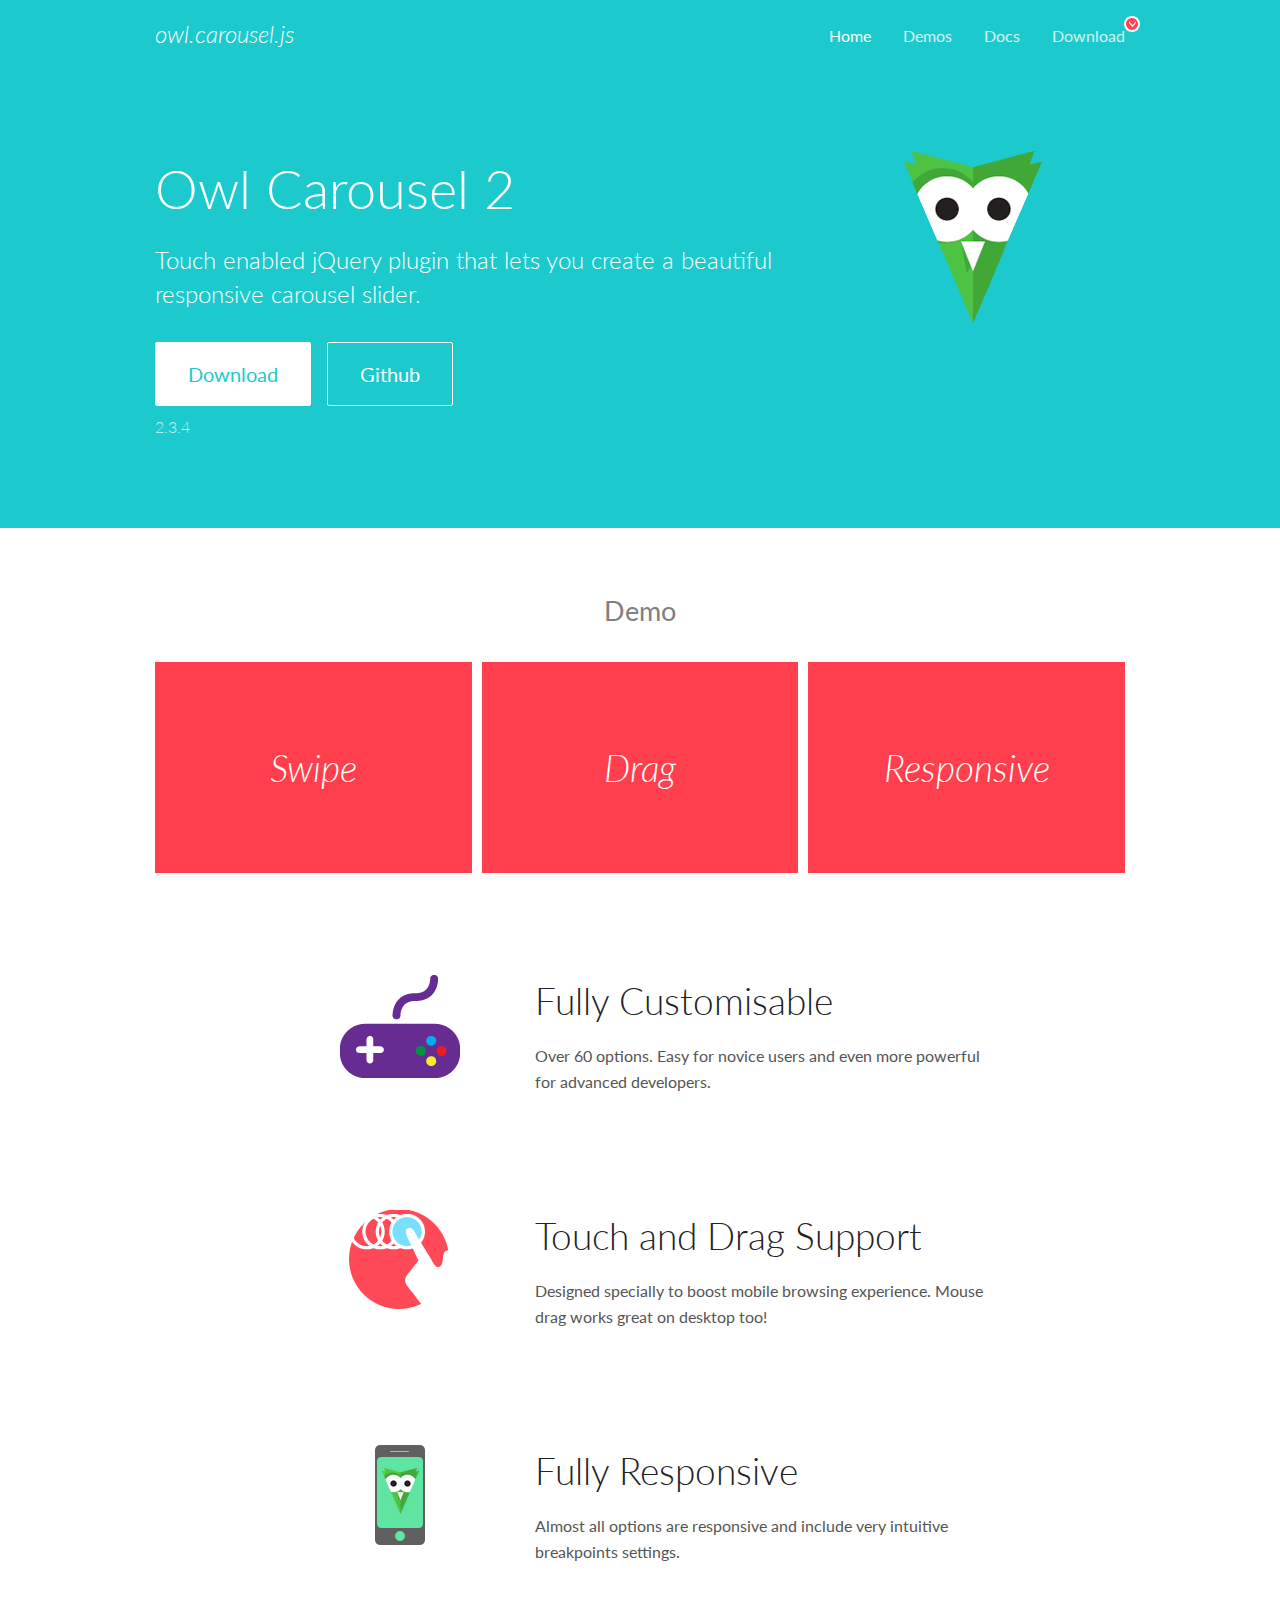
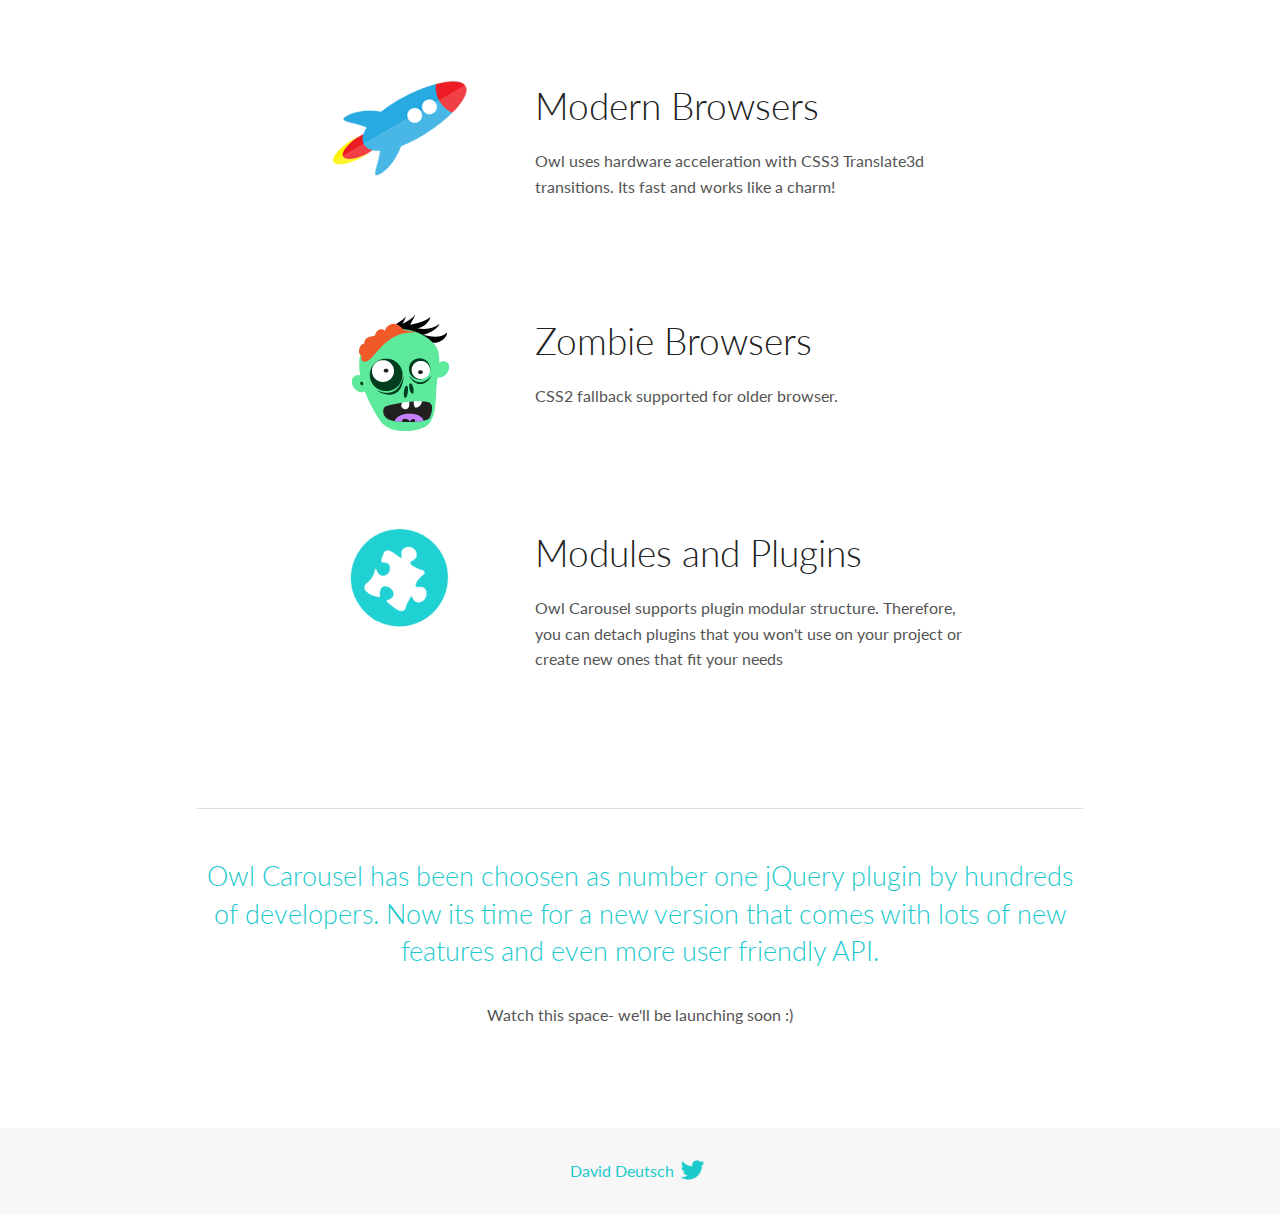
<file: lib/owlCarousel/docs/index.html>
<!DOCTYPE html>
<html lang="en">
  <head>

    <!-- head -->
    <meta charset="utf-8">
    <meta name="msapplication-tap-highlight" content="no" />
    <meta name="viewport" content="width=device-width, initial-scale=1.0" />
    <meta name="description" content="Touch enabled jQuery plugin that lets you create beautiful responsive carousel slider.">
    <meta name="author" content="David Deutsch">
    <title>
      Home | Owl Carousel | 2.3.4
    </title>

    <!-- Stylesheets -->
    <link href='https://fonts.googleapis.com/css?family=Lato:300,400,700,400italic,300italic' rel='stylesheet' type='text/css'>
    <link rel="stylesheet" href="assets/css/docs.theme.min.css">

    <!-- Owl Stylesheets -->
    <link rel="stylesheet" href="assets/owlcarousel/assets/owl.carousel.min.css">
    <link rel="stylesheet" href="assets/owlcarousel/assets/owl.theme.default.min.css">

    <!-- HTML5 shim and Respond.js IE8 support of HTML5 elements and media queries -->

    <!--[if lt IE 9]>
      <script src="https://oss.maxcdn.com/libs/html5shiv/3.7.0/html5shiv.js"></script>
      <script src="https://oss.maxcdn.com/libs/respond.js/1.3.0/respond.min.js"></script>
    <![endif]-->

    <!-- Favicons -->
    <link rel="apple-touch-icon-precomposed" sizes="144x144" href="assets/ico/apple-touch-icon-144-precomposed.png">
    <link rel="shortcut icon" href="assets/ico/favicon.png">
    <link rel="shortcut icon" href="favicon.ico">

    <!-- Yeah i know js should not be in header. Its required for demos.-->

    <!-- javascript -->
    <script src="assets/vendors/jquery.min.js"></script>
    <script src="assets/owlcarousel/owl.carousel.js"></script>
  </head>
  <body>

    <!-- header -->
    <header class="header">
      <div class="row">
        <div class="large-12 columns">
          <div class="brand left">
            <h3>
              <a href="/OwlCarousel2/">owl.carousel.js</a> 
            </h3>
          </div>
          <a id="toggle-nav" class="right">
            <span></span> <span></span> <span></span> 
          </a> 
          <div class="nav-bar">
            <ul class="clearfix">
              <li class="active">
                <a href="/OwlCarousel2/index.html">Home</a> 
              </li>
              <li> <a href="/OwlCarousel2/demos/demos.html">Demos</a>  </li>
              <li> <a href="/OwlCarousel2/docs/started-welcome.html">Docs</a>  </li>
              <li>
                <a href="https://github.com/OwlCarousel2/OwlCarousel2/archive/2.3.4.zip">Download</a> 
                <span class="download"></span> 
              </li>
            </ul>
          </div>
        </div>
      </div>
    </header>

    <!-- home panel -->
    <section id="hero">
      <div class="row">
        <div class="large-8 medium-8 columns">
          <h1>Owl Carousel 2</h1>
          <h4>Touch enabled jQuery plugin that lets you create a beautiful responsive carousel slider.</h4>
          <a href="https://github.com/OwlCarousel2/OwlCarousel2/archive/2.3.4.zip" class="hero-button">Download</a> 
          <a href="https://github.com/OwlCarousel2/OwlCarousel2" class="hero-button outline">Github</a> 
          <p>2.3.4</p>
        </div>
        <div class="large-4 medium-4 columns">
          <img class="owl-logo" src="assets/img/owl-logo.png" alt="mr. Owl">
        </div>
      </div>
    </section>

    <!-- body -->
    <div class="home-demo">
      <div class="row">
        <div class="large-12 columns">
          <h3>Demo</h3>
          <div class="owl-carousel">
            <div class="item">
              <h2>Swipe</h2>
            </div>
            <div class="item">
              <h2>Drag</h2>
            </div>
            <div class="item">
              <h2>Responsive</h2>
            </div>
            <div class="item">
              <h2>CSS3</h2>
            </div>
            <div class="item">
              <h2>Fast</h2>
            </div>
            <div class="item">
              <h2>Easy</h2>
            </div>
            <div class="item">
              <h2>Free</h2>
            </div>
            <div class="item">
              <h2>Upgradable</h2>
            </div>
            <div class="item">
              <h2>Tons of options</h2>
            </div>
            <div class="item">
              <h2>Infinity</h2>
            </div>
            <div class="item">
              <h2>Auto Width</h2>
            </div>
          </div>
        </div>
      </div>
    </div>
    <script>
      var owl = $('.owl-carousel');
      owl.owlCarousel({
        margin: 10,
        loop: true,
        responsive: {
          0: {
            items: 1
          },
          600: {
            items: 2
          },
          1000: {
            items: 3
          }
        }
      })
    </script>

    <!-- features -->
    <div id="features">
      <div class="row">
        <div class="small-12 medium-9 small-centered columns">
          <section class="row feature">
            <div class="medium-4 small-12 columns">
              <img src="assets/img/feature-options.png" alt="">
            </div>
            <div class="medium-8 small-12 columns">
              <h2>Fully Customisable</h2>
              <p>Over 60 options. Easy for novice users and even more powerful for advanced developers.</p>
            </div>
          </section>
          <section class="row feature">
            <div class="medium-4 small-12 columns">
              <img src="assets/img/feature-drag.png" alt="">
            </div>
            <div class="medium-8 small-12 columns">
              <h2>Touch and Drag Support</h2>
              <p>Designed specially to boost mobile browsing experience. Mouse drag works great on desktop too!</p>
            </div>
          </section>
          <section class="row feature">
            <div class="medium-4 small-12 columns">
              <img src="assets/img/feature-responsive.png" alt="">
            </div>
            <div class="medium-8 small-12 columns">
              <h2>Fully Responsive</h2>
              <p>Almost all options are responsive and include very intuitive breakpoints settings.</p>
            </div>
          </section>
          <section class="row feature">
            <div class="medium-4 small-12 columns">
              <img src="assets/img/feature-modern.png" alt="">
            </div>
            <div class="medium-8 small-12 columns">
              <h2>Modern Browsers</h2>
              <p>Owl uses hardware acceleration with CSS3 Translate3d transitions. Its fast and works like a charm! </p>
            </div>
          </section>
          <section class="row feature">
            <div class="medium-4 small-12 columns">
              <img src="assets/img/feature-zombie.png" alt="">
            </div>
            <div class="medium-8 small-12 columns">
              <h2>Zombie Browsers</h2>
              <p>CSS2 fallback supported for older browser.</p>
            </div>
          </section>
          <section class="row feature">
            <div class="medium-4 small-12 columns">
              <img src="assets/img/feature-module.png" alt="">
            </div>
            <div class="medium-8 small-12 columns">
              <h2>Modules and Plugins</h2>
              <p>Owl Carousel supports plugin modular structure. Therefore, you can detach plugins that you won&#x27;t use on your project or create new ones that fit your needs</p>
            </div>
          </section>
        </div>
      </div>
    </div>

    <!-- footer -->
    <section id="teaser-text">
      <div class="row">
        <div class="small-12 medium-11 small-centered columns">
          <hr>
          <h3 id="owl-carousel-has-been-choosen-as-number-one-jquery-plugin-by-hundreds-of-developers-now-its-time-for-a-new-version-that-comes-with-lots-of-new-features-and-even-more-user-friendly-api-">Owl Carousel has been choosen as number one jQuery plugin by hundreds of developers. Now its time for a new version that comes with lots of new features and even more user friendly API.</h3>
          <p>Watch this space- we&#39;ll be launching soon :)</p>
        </div>
      </div>
    </section>

    <!-- footer -->
    <footer class="footer">
      <div class="row">
        <div class="large-12 columns">
          <h5>
            <a href="/OwlCarousel2/docs/support-contact.html">David Deutsch</a> 
            <a id="custom-tweet-button" href="https://twitter.com/share?url=https://github.com/OwlCarousel2/OwlCarousel2&text=Owl Carousel - This is so awesome! " target="_blank"></a> 
          </h5>
        </div>
      </div>
    </footer>

    <!-- vendors -->
    <script src="assets/vendors/highlight.js"></script>
    <script src="assets/js/app.js"></script>
  </body>
</html>
</file>
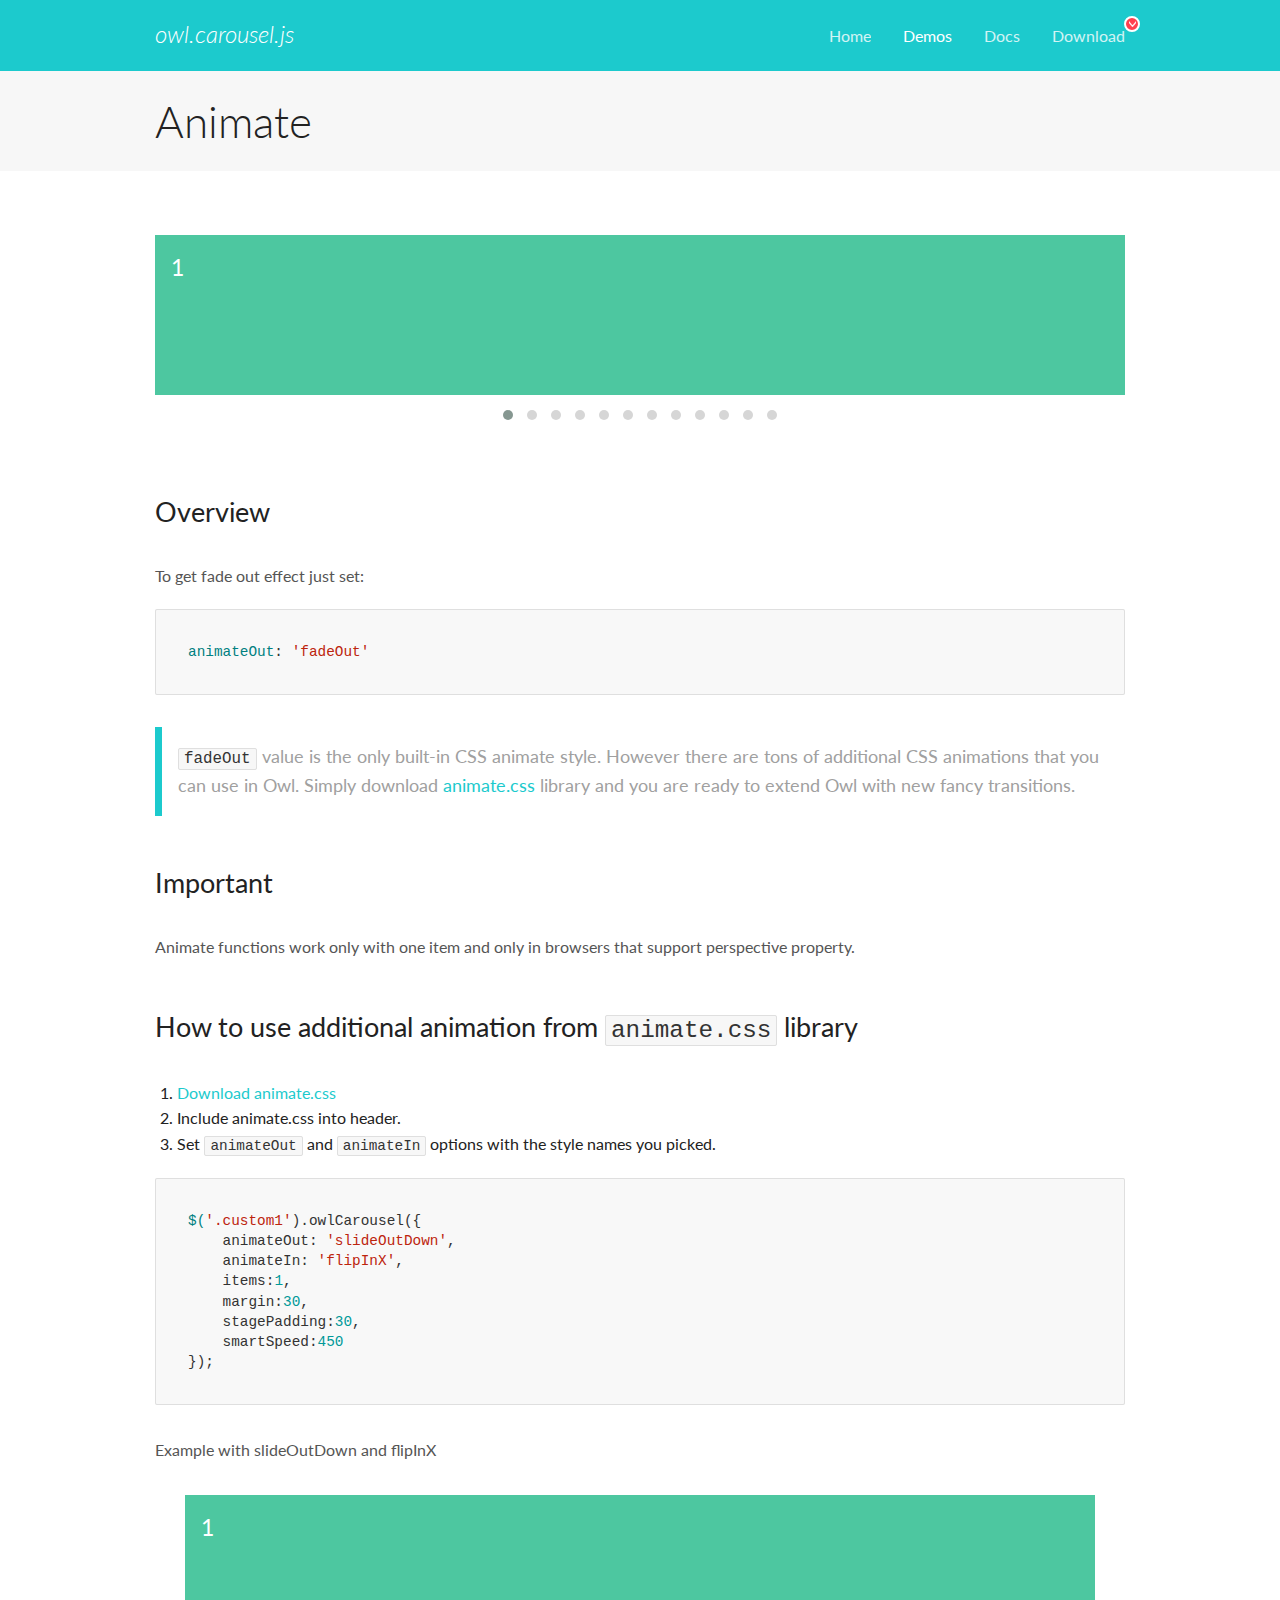
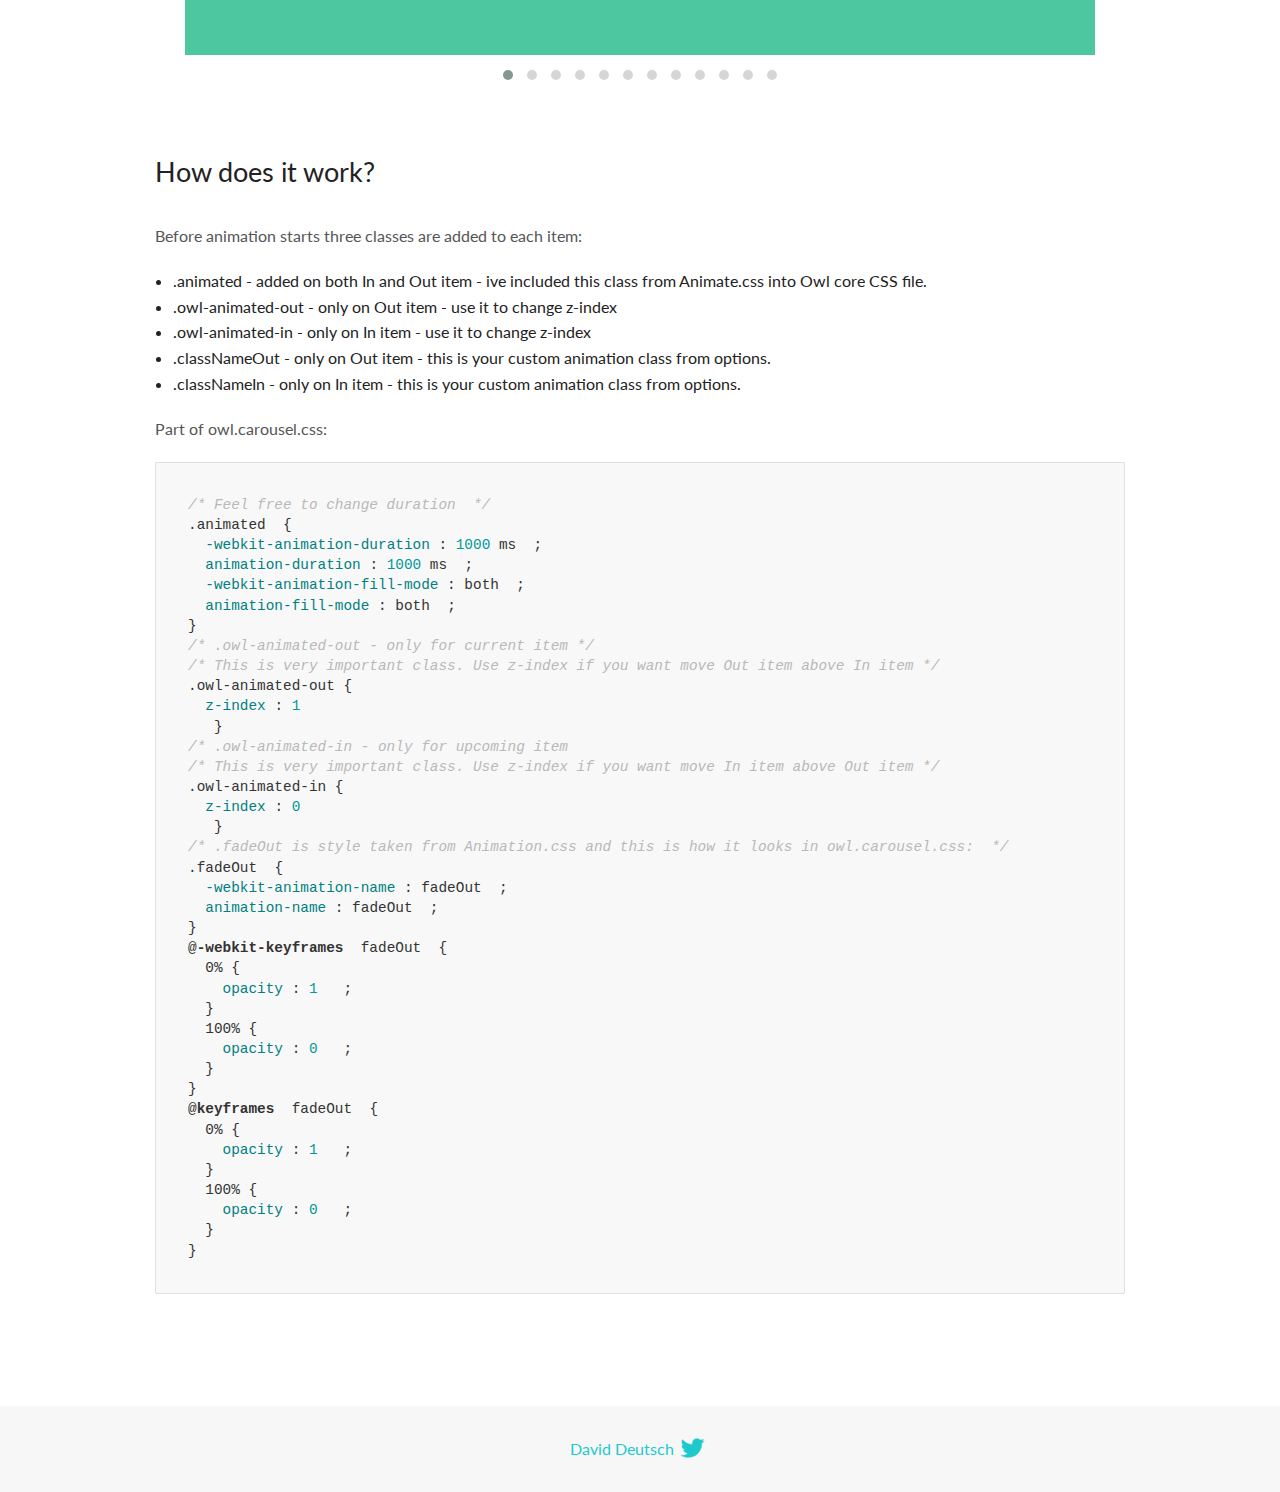
<file: lib/owlCarousel/docs/demos/animate.html>
<!DOCTYPE html>
<html lang="en">
  <head>

    <!-- head -->
    <meta charset="utf-8">
    <meta name="msapplication-tap-highlight" content="no" />
    <meta name="viewport" content="width=device-width, initial-scale=1.0" />
    <meta name="description" content="Animate carousel">
    <meta name="author" content="David Deutsch">
    <title>
      Animate Demo | Owl Carousel | 2.3.4
    </title>

    <!-- Stylesheets -->
    <link href='https://fonts.googleapis.com/css?family=Lato:300,400,700,400italic,300italic' rel='stylesheet' type='text/css'>
    <link rel="stylesheet" href="../assets/css/docs.theme.min.css">

    <!-- Owl Stylesheets -->
    <link rel="stylesheet" href="../assets/owlcarousel/assets/owl.carousel.min.css">
    <link rel="stylesheet" href="../assets/owlcarousel/assets/owl.theme.default.min.css">

    <!-- HTML5 shim and Respond.js IE8 support of HTML5 elements and media queries -->

    <!--[if lt IE 9]>
      <script src="https://oss.maxcdn.com/libs/html5shiv/3.7.0/html5shiv.js"></script>
      <script src="https://oss.maxcdn.com/libs/respond.js/1.3.0/respond.min.js"></script>
    <![endif]-->

    <!-- Favicons -->
    <link rel="apple-touch-icon-precomposed" sizes="144x144" href="../assets/ico/apple-touch-icon-144-precomposed.png">
    <link rel="shortcut icon" href="../assets/ico/favicon.png">
    <link rel="shortcut icon" href="favicon.ico">

    <!-- Yeah i know js should not be in header. Its required for demos.-->

    <!-- javascript -->
    <script src="../assets/vendors/jquery.min.js"></script>
    <script src="../assets/owlcarousel/owl.carousel.js"></script>
  </head>
  <body>

    <!-- header -->
    <header class="header">
      <div class="row">
        <div class="large-12 columns">
          <div class="brand left">
            <h3>
              <a href="/OwlCarousel2/">owl.carousel.js</a> 
            </h3>
          </div>
          <a id="toggle-nav" class="right">
            <span></span> <span></span> <span></span> 
          </a> 
          <div class="nav-bar">
            <ul class="clearfix">
              <li> <a href="/OwlCarousel2/index.html">Home</a>  </li>
              <li class="active">
                <a href="/OwlCarousel2/demos/demos.html">Demos</a> 
              </li>
              <li> <a href="/OwlCarousel2/docs/started-welcome.html">Docs</a>  </li>
              <li>
                <a href="https://github.com/OwlCarousel2/OwlCarousel2/archive/2.3.4.zip">Download</a> 
                <span class="download"></span> 
              </li>
            </ul>
          </div>
        </div>
      </div>
    </header>

    <!-- title -->
    <section class="title">
      <div class="row">
        <div class="large-12 columns">
          <h1>Animate</h1>
        </div>
      </div>
    </section>

    <!--  Demos -->
    <section id="demos">
      <div class="row">
        <div class="large-12 columns">
          <div class="fadeOut owl-carousel owl-theme">
            <div class="item">
              <h4>1</h4>
            </div>
            <div class="item">
              <h4>2</h4>
            </div>
            <div class="item">
              <h4>3</h4>
            </div>
            <div class="item">
              <h4>4</h4>
            </div>
            <div class="item">
              <h4>5</h4>
            </div>
            <div class="item">
              <h4>6</h4>
            </div>
            <div class="item">
              <h4>7</h4>
            </div>
            <div class="item">
              <h4>8</h4>
            </div>
            <div class="item">
              <h4>9</h4>
            </div>
            <div class="item">
              <h4>10</h4>
            </div>
            <div class="item">
              <h4>11</h4>
            </div>
            <div class="item">
              <h4>12</h4>
            </div>
          </div>
          <h3 id="overview">Overview</h3>
          <p>To get fade out effect just set:</p>
          <pre><code>animateOut: &#39;fadeOut&#39;</code></pre>
          <blockquote>
            <p><code>fadeOut</code> value is the only built-in CSS animate style. However there are tons of additional CSS animations that you can use in Owl. Simply download
              <a href="https://daneden.github.io/animate.css/">animate.css</a>  library and you are ready to extend Owl with new fancy transitions.</p>
          </blockquote>
          <h3 id="important">Important</h3>
          <p>Animate functions work only with one item and only in browsers that support perspective property.</p>
          <h3 id="how-to-use-additional-animation-from-animate-css-library">How to use additional animation from <code>animate.css</code> library</h3>
          <ol>
            <li> <a href="https://daneden.github.io/animate.css/">Download animate.css</a>  </li>
            <li>Include animate.css into header.</li>
            <li>Set <code>animateOut</code> and <code>animateIn</code> options with the style names you picked.</li>
          </ol>
          <pre><code>$(&#39;.custom1&#39;).owlCarousel({
    animateOut: &#39;slideOutDown&#39;,
    animateIn: &#39;flipInX&#39;,
    items:1,
    margin:30,
    stagePadding:30,
    smartSpeed:450
});</code></pre>
          <p>Example with slideOutDown and flipInX</p>
          <div class="custom1 owl-carousel owl-theme">
            <div class="item">
              <h4>1</h4>
            </div>
            <div class="item">
              <h4>2</h4>
            </div>
            <div class="item">
              <h4>3</h4>
            </div>
            <div class="item">
              <h4>4</h4>
            </div>
            <div class="item">
              <h4>5</h4>
            </div>
            <div class="item">
              <h4>6</h4>
            </div>
            <div class="item">
              <h4>7</h4>
            </div>
            <div class="item">
              <h4>8</h4>
            </div>
            <div class="item">
              <h4>9</h4>
            </div>
            <div class="item">
              <h4>10</h4>
            </div>
            <div class="item">
              <h4>11</h4>
            </div>
            <div class="item">
              <h4>12</h4>
            </div>
          </div>
          <h3 id="how-does-it-work-">How does it work?</h3>
          <p>Before animation starts three classes are added to each item:</p>
          <ul>
            <li>.animated - added on both In and Out item - ive included this class from Animate.css into Owl core CSS file.</li>
            <li>.owl-animated-out - only on Out item - use it to change z-index</li>
            <li>.owl-animated-in - only on In item - use it to change z-index</li>
            <li>.classNameOut - only on Out item - this is your custom animation class from options.</li>
            <li>.classNameIn - only on In item - this is your custom animation class from options.</li>
          </ul>
          <p>Part of owl.carousel.css:</p>
          <pre><code class="language-css"><span class="comment">/* Feel free to change duration  */</span> 
<span class="class">.animated</span>  <span class="rules">{
  <span class="rule"><span class="attribute">-webkit-animation-duration</span> :<span class="value"> <span class="number">1000</span> ms</span> </span> ;
  <span class="rule"><span class="attribute">animation-duration</span> :<span class="value"> <span class="number">1000</span> ms</span> </span> ;
  <span class="rule"><span class="attribute">-webkit-animation-fill-mode</span> :<span class="value"> both</span> </span> ;
  <span class="rule"><span class="attribute">animation-fill-mode</span> :<span class="value"> both</span> </span> ;
<span class="rule">}</span> </span> 
<span class="comment">/* .owl-animated-out - only for current item */</span> 
<span class="comment">/* This is very important class. Use z-index if you want move Out item above In item */</span> 
<span class="class">.owl-animated-out</span> <span class="rules">{
  <span class="rule"><span class="attribute">z-index</span> :<span class="value"> <span class="number">1</span> 
</span> </span> </span> }
<span class="comment">/* .owl-animated-in - only for upcoming item
/* This is very important class. Use z-index if you want move In item above Out item */</span> 
<span class="class">.owl-animated-in</span> <span class="rules">{
  <span class="rule"><span class="attribute">z-index</span> :<span class="value"> <span class="number">0</span> 
</span> </span> </span> }
<span class="comment">/* .fadeOut is style taken from Animation.css and this is how it looks in owl.carousel.css:  */</span> 
<span class="class">.fadeOut</span>  <span class="rules">{
  <span class="rule"><span class="attribute">-webkit-animation-name</span> :<span class="value"> fadeOut</span> </span> ;
  <span class="rule"><span class="attribute">animation-name</span> :<span class="value"> fadeOut</span> </span> ;
<span class="rule">}</span> </span> 
<span class="at_rule">@<span class="keyword">-webkit-keyframes</span>  fadeOut </span> {
  0% <span class="rules">{
    <span class="rule"><span class="attribute">opacity</span> :<span class="value"> <span class="number">1</span> </span> </span> ;
  <span class="rule">}</span> </span> 
  100% <span class="rules">{
    <span class="rule"><span class="attribute">opacity</span> :<span class="value"> <span class="number">0</span> </span> </span> ;
  <span class="rule">}</span> </span> 
}
<span class="at_rule">@<span class="keyword">keyframes</span>  fadeOut </span> {
  0% <span class="rules">{
    <span class="rule"><span class="attribute">opacity</span> :<span class="value"> <span class="number">1</span> </span> </span> ;
  <span class="rule">}</span> </span> 
  100% <span class="rules">{
    <span class="rule"><span class="attribute">opacity</span> :<span class="value"> <span class="number">0</span> </span> </span> ;
  <span class="rule">}</span> </span> 
}</code></pre>
          <link rel="stylesheet" href="../assets/css/animate.css">
          <script>
            jQuery(document).ready(function($) {
              $('.fadeOut').owlCarousel({
                items: 1,
                animateOut: 'fadeOut',
                loop: true,
                margin: 10,
              });
              $('.custom1').owlCarousel({
                animateOut: 'slideOutDown',
                animateIn: 'flipInX',
                items: 1,
                margin: 30,
                stagePadding: 30,
                smartSpeed: 450
              });
            });
          </script>
        </div>
      </div>
    </section>

    <!-- footer -->
    <footer class="footer">
      <div class="row">
        <div class="large-12 columns">
          <h5>
            <a href="/OwlCarousel2/docs/support-contact.html">David Deutsch</a> 
            <a id="custom-tweet-button" href="https://twitter.com/share?url=https://github.com/OwlCarousel2/OwlCarousel2&text=Owl Carousel - This is so awesome! " target="_blank"></a> 
          </h5>
        </div>
      </div>
    </footer>

    <!-- vendors -->
    <script src="../assets/vendors/highlight.js"></script>
    <script src="../assets/js/app.js"></script>
  </body>
</html>
</file>
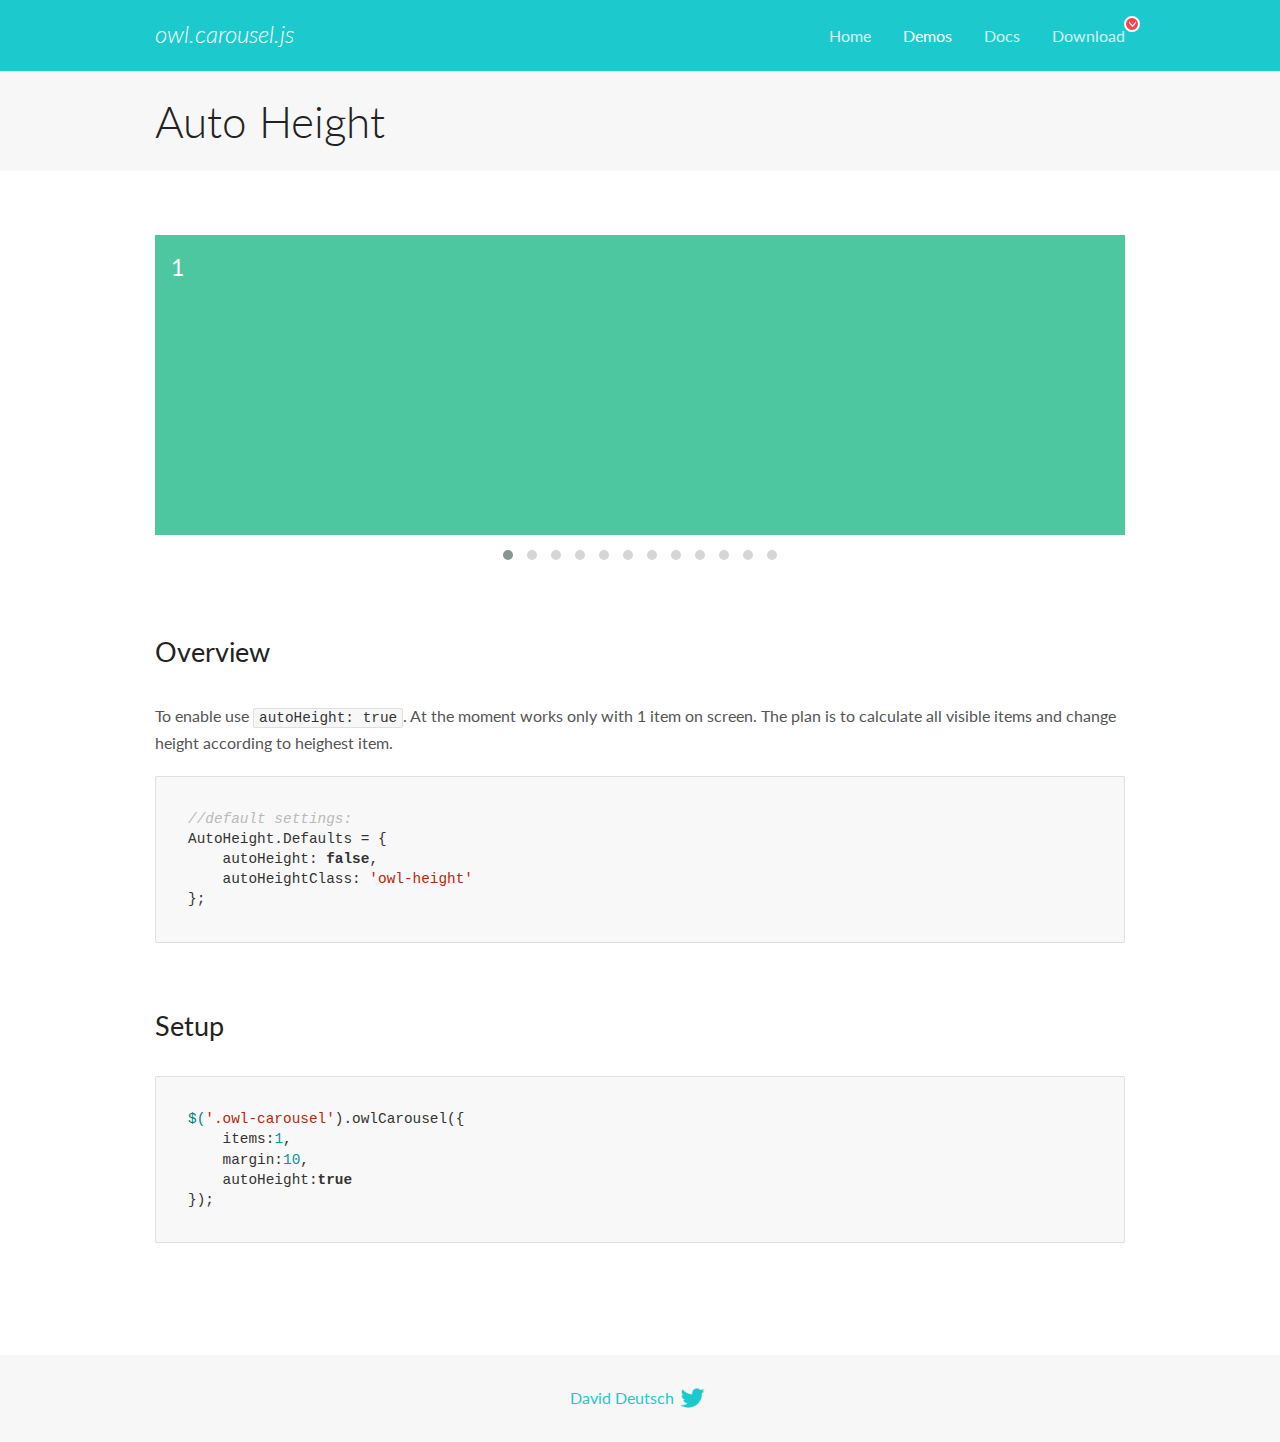
<file: lib/owlCarousel/docs/demos/autoheight.html>
<!DOCTYPE html>
<html lang="en">
  <head>

    <!-- head -->
    <meta charset="utf-8">
    <meta name="msapplication-tap-highlight" content="no" />
    <meta name="viewport" content="width=device-width, initial-scale=1.0" />
    <meta name="description" content="autoHeight usage demo">
    <meta name="author" content="David Deutsch">
    <title>
      Auto Height Demo | Owl Carousel | 2.3.4
    </title>

    <!-- Stylesheets -->
    <link href='https://fonts.googleapis.com/css?family=Lato:300,400,700,400italic,300italic' rel='stylesheet' type='text/css'>
    <link rel="stylesheet" href="../assets/css/docs.theme.min.css">

    <!-- Owl Stylesheets -->
    <link rel="stylesheet" href="../assets/owlcarousel/assets/owl.carousel.min.css">
    <link rel="stylesheet" href="../assets/owlcarousel/assets/owl.theme.default.min.css">

    <!-- HTML5 shim and Respond.js IE8 support of HTML5 elements and media queries -->

    <!--[if lt IE 9]>
      <script src="https://oss.maxcdn.com/libs/html5shiv/3.7.0/html5shiv.js"></script>
      <script src="https://oss.maxcdn.com/libs/respond.js/1.3.0/respond.min.js"></script>
    <![endif]-->

    <!-- Favicons -->
    <link rel="apple-touch-icon-precomposed" sizes="144x144" href="../assets/ico/apple-touch-icon-144-precomposed.png">
    <link rel="shortcut icon" href="../assets/ico/favicon.png">
    <link rel="shortcut icon" href="favicon.ico">

    <!-- Yeah i know js should not be in header. Its required for demos.-->

    <!-- javascript -->
    <script src="../assets/vendors/jquery.min.js"></script>
    <script src="../assets/owlcarousel/owl.carousel.js"></script>
  </head>
  <body>

    <!-- header -->
    <header class="header">
      <div class="row">
        <div class="large-12 columns">
          <div class="brand left">
            <h3>
              <a href="/OwlCarousel2/">owl.carousel.js</a> 
            </h3>
          </div>
          <a id="toggle-nav" class="right">
            <span></span> <span></span> <span></span> 
          </a> 
          <div class="nav-bar">
            <ul class="clearfix">
              <li> <a href="/OwlCarousel2/index.html">Home</a>  </li>
              <li class="active">
                <a href="/OwlCarousel2/demos/demos.html">Demos</a> 
              </li>
              <li> <a href="/OwlCarousel2/docs/started-welcome.html">Docs</a>  </li>
              <li>
                <a href="https://github.com/OwlCarousel2/OwlCarousel2/archive/2.3.4.zip">Download</a> 
                <span class="download"></span> 
              </li>
            </ul>
          </div>
        </div>
      </div>
    </header>

    <!-- title -->
    <section class="title">
      <div class="row">
        <div class="large-12 columns">
          <h1>Auto Height</h1>
        </div>
      </div>
    </section>

    <!--  Demos -->
    <section id="demos">
      <div class="row">
        <div class="large-12 columns">
          <div class="owl-carousel owl-theme">
            <div class="item" style="height:300px">
              <h4>1</h4>
            </div>
            <div class="item" style="height:100px">
              <h4>2</h4>
            </div>
            <div class="item" style="height:500px">
              <h4>3</h4>
            </div>
            <div class="item" style="height:250px">
              <h4>4</h4>
            </div>
            <div class="item" style="height:400px">
              <h4>5</h4>
            </div>
            <div class="item" style="height:500px">
              <h4>6</h4>
            </div>
            <div class="item" style="height:600px">
              <h4>7</h4>
            </div>
            <div class="item" style="height:400px">
              <h4>8</h4>
            </div>
            <div class="item" style="height:300px">
              <h4>9</h4>
            </div>
            <div class="item" style="height:350px">
              <h4>10</h4>
            </div>
            <div class="item" style="height:200px">
              <h4>11</h4>
            </div>
            <div class="item" style="height:150px">
              <h4>12</h4>
            </div>
          </div>
          <h3 id="overview">Overview</h3>
          <p>To enable use <code>autoHeight: true</code>. At the moment works only with 1 item on screen. The plan is to calculate all visible items and change height according to heighest item.</p>
          <pre><code>//default settings:
AutoHeight.Defaults = {
    autoHeight: false,
    autoHeightClass: &#39;owl-height&#39;
};</code></pre>
          <h3 id="setup">Setup</h3>
          <pre><code>$(&#39;.owl-carousel&#39;).owlCarousel({
    items:1,
    margin:10,
    autoHeight:true
});</code></pre>
          <script>
            $(document).ready(function() {
              $('.owl-carousel').owlCarousel({
                items: 1,
                margin: 10,
                autoHeight: true
              });
            })
          </script>
        </div>
      </div>
    </section>

    <!-- footer -->
    <footer class="footer">
      <div class="row">
        <div class="large-12 columns">
          <h5>
            <a href="/OwlCarousel2/docs/support-contact.html">David Deutsch</a> 
            <a id="custom-tweet-button" href="https://twitter.com/share?url=https://github.com/OwlCarousel2/OwlCarousel2&text=Owl Carousel - This is so awesome! " target="_blank"></a> 
          </h5>
        </div>
      </div>
    </footer>

    <!-- vendors -->
    <script src="../assets/vendors/highlight.js"></script>
    <script src="../assets/js/app.js"></script>
  </body>
</html>
</file>
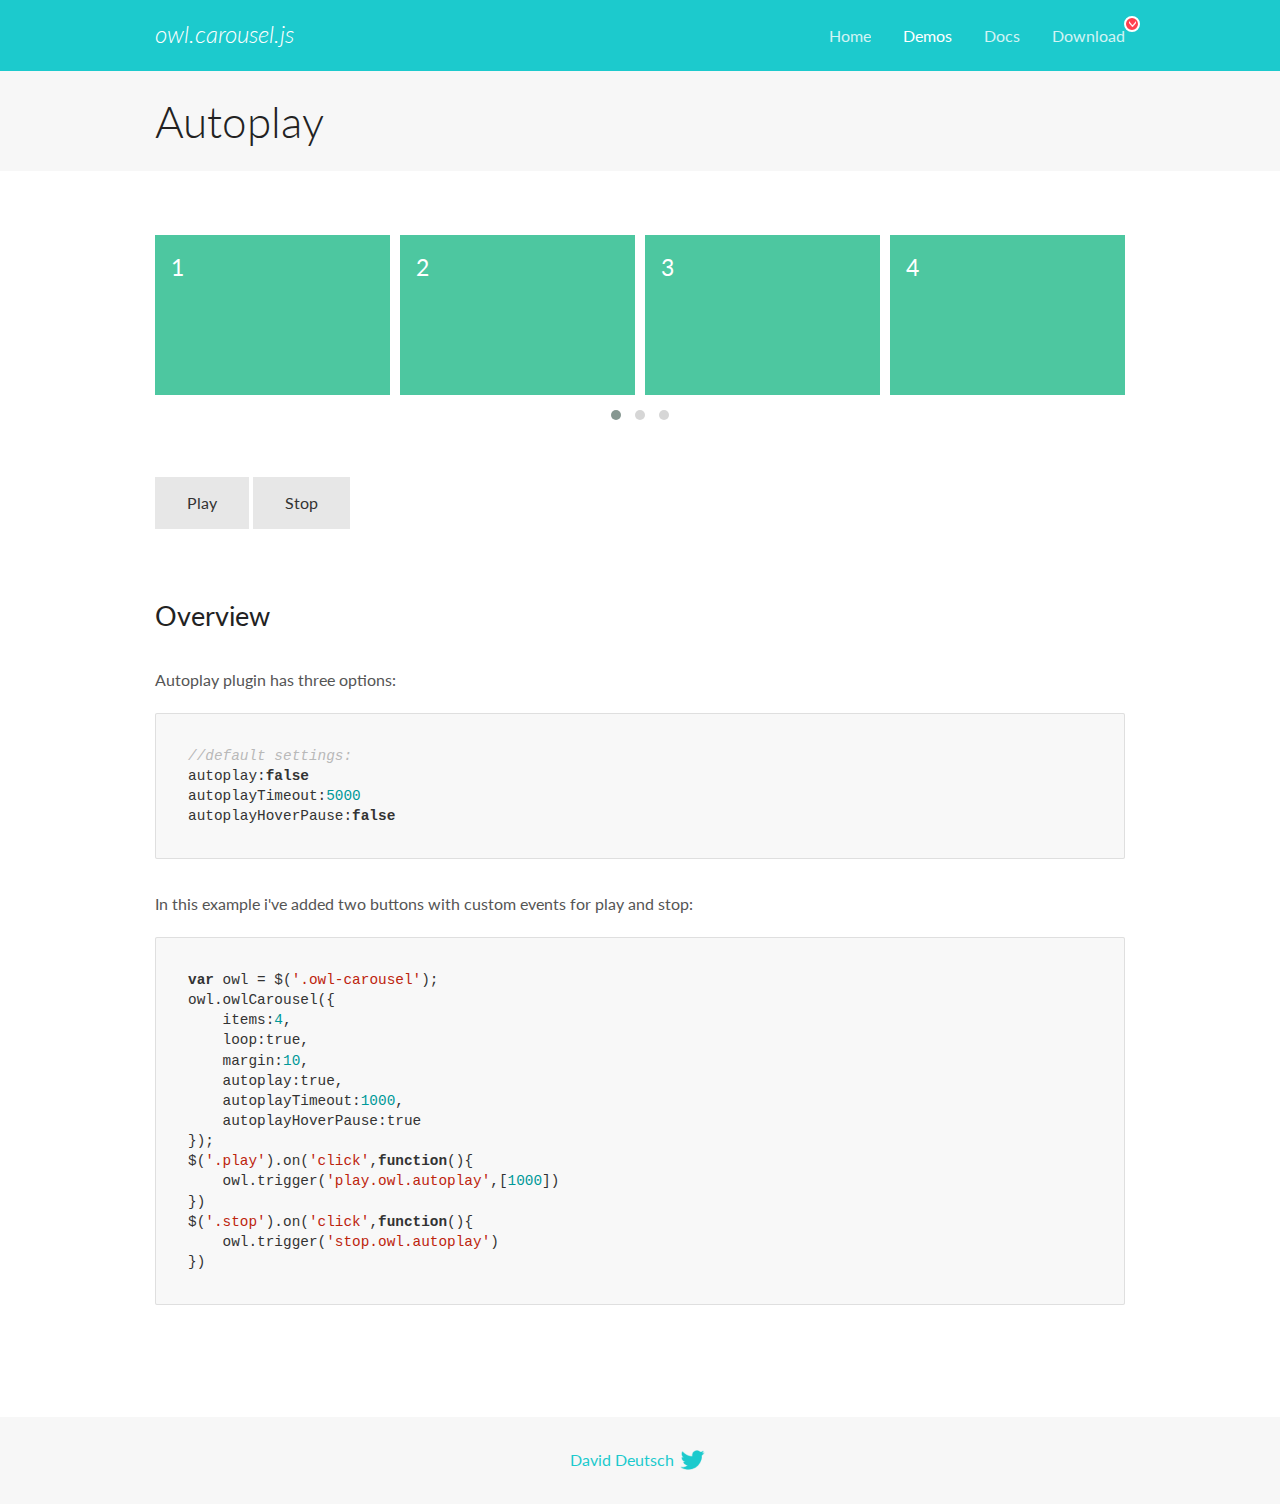
<file: lib/owlCarousel/docs/demos/autoplay.html>
<!DOCTYPE html>
<html lang="en">
  <head>

    <!-- head -->
    <meta charset="utf-8">
    <meta name="msapplication-tap-highlight" content="no" />
    <meta name="viewport" content="width=device-width, initial-scale=1.0" />
    <meta name="description" content="Autoplay usage demo">
    <meta name="author" content="David Deutsch">
    <title>
      Autoplay Demo | Owl Carousel | 2.3.4
    </title>

    <!-- Stylesheets -->
    <link href='https://fonts.googleapis.com/css?family=Lato:300,400,700,400italic,300italic' rel='stylesheet' type='text/css'>
    <link rel="stylesheet" href="../assets/css/docs.theme.min.css">

    <!-- Owl Stylesheets -->
    <link rel="stylesheet" href="../assets/owlcarousel/assets/owl.carousel.min.css">
    <link rel="stylesheet" href="../assets/owlcarousel/assets/owl.theme.default.min.css">

    <!-- HTML5 shim and Respond.js IE8 support of HTML5 elements and media queries -->

    <!--[if lt IE 9]>
      <script src="https://oss.maxcdn.com/libs/html5shiv/3.7.0/html5shiv.js"></script>
      <script src="https://oss.maxcdn.com/libs/respond.js/1.3.0/respond.min.js"></script>
    <![endif]-->

    <!-- Favicons -->
    <link rel="apple-touch-icon-precomposed" sizes="144x144" href="../assets/ico/apple-touch-icon-144-precomposed.png">
    <link rel="shortcut icon" href="../assets/ico/favicon.png">
    <link rel="shortcut icon" href="favicon.ico">

    <!-- Yeah i know js should not be in header. Its required for demos.-->

    <!-- javascript -->
    <script src="../assets/vendors/jquery.min.js"></script>
    <script src="../assets/owlcarousel/owl.carousel.js"></script>
  </head>
  <body>

    <!-- header -->
    <header class="header">
      <div class="row">
        <div class="large-12 columns">
          <div class="brand left">
            <h3>
              <a href="/OwlCarousel2/">owl.carousel.js</a> 
            </h3>
          </div>
          <a id="toggle-nav" class="right">
            <span></span> <span></span> <span></span> 
          </a> 
          <div class="nav-bar">
            <ul class="clearfix">
              <li> <a href="/OwlCarousel2/index.html">Home</a>  </li>
              <li class="active">
                <a href="/OwlCarousel2/demos/demos.html">Demos</a> 
              </li>
              <li> <a href="/OwlCarousel2/docs/started-welcome.html">Docs</a>  </li>
              <li>
                <a href="https://github.com/OwlCarousel2/OwlCarousel2/archive/2.3.4.zip">Download</a> 
                <span class="download"></span> 
              </li>
            </ul>
          </div>
        </div>
      </div>
    </header>

    <!-- title -->
    <section class="title">
      <div class="row">
        <div class="large-12 columns">
          <h1>Autoplay</h1>
        </div>
      </div>
    </section>

    <!--  Demos -->
    <section id="demos">
      <div class="row">
        <div class="large-12 columns">
          <div class="owl-carousel owl-theme">
            <div class="item">
              <h4>1</h4>
            </div>
            <div class="item">
              <h4>2</h4>
            </div>
            <div class="item">
              <h4>3</h4>
            </div>
            <div class="item">
              <h4>4</h4>
            </div>
            <div class="item">
              <h4>5</h4>
            </div>
            <div class="item">
              <h4>6</h4>
            </div>
            <div class="item">
              <h4>7</h4>
            </div>
            <div class="item">
              <h4>8</h4>
            </div>
            <div class="item">
              <h4>9</h4>
            </div>
            <div class="item">
              <h4>10</h4>
            </div>
            <div class="item">
              <h4>11</h4>
            </div>
            <div class="item">
              <h4>12</h4>
            </div>
          </div>
          <a class="button secondary play">Play</a> 
          <a class="button secondary stop">Stop</a> 
          <h3 id="overview">Overview</h3>
          <p>Autoplay plugin has three options:</p>
          <pre><code>//default settings:
autoplay:false
autoplayTimeout:5000
autoplayHoverPause:false</code></pre>
          <p>In this example i&#39;ve added two buttons with custom events for play and stop:</p>
          <pre><code>var owl = $(&#39;.owl-carousel&#39;);
owl.owlCarousel({
    items:4,
    loop:true,
    margin:10,
    autoplay:true,
    autoplayTimeout:1000,
    autoplayHoverPause:true
});
$(&#39;.play&#39;).on(&#39;click&#39;,function(){
    owl.trigger(&#39;play.owl.autoplay&#39;,[1000])
})
$(&#39;.stop&#39;).on(&#39;click&#39;,function(){
    owl.trigger(&#39;stop.owl.autoplay&#39;)
})</code></pre>
          <script>
            $(document).ready(function() {
              var owl = $('.owl-carousel');
              owl.owlCarousel({
                items: 4,
                loop: true,
                margin: 10,
                autoplay: true,
                autoplayTimeout: 1000,
                autoplayHoverPause: true
              });
              $('.play').on('click', function() {
                owl.trigger('play.owl.autoplay', [1000])
              })
              $('.stop').on('click', function() {
                owl.trigger('stop.owl.autoplay')
              })
            })
          </script>
        </div>
      </div>
    </section>

    <!-- footer -->
    <footer class="footer">
      <div class="row">
        <div class="large-12 columns">
          <h5>
            <a href="/OwlCarousel2/docs/support-contact.html">David Deutsch</a> 
            <a id="custom-tweet-button" href="https://twitter.com/share?url=https://github.com/OwlCarousel2/OwlCarousel2&text=Owl Carousel - This is so awesome! " target="_blank"></a> 
          </h5>
        </div>
      </div>
    </footer>

    <!-- vendors -->
    <script src="../assets/vendors/highlight.js"></script>
    <script src="../assets/js/app.js"></script>
  </body>
</html>
</file>
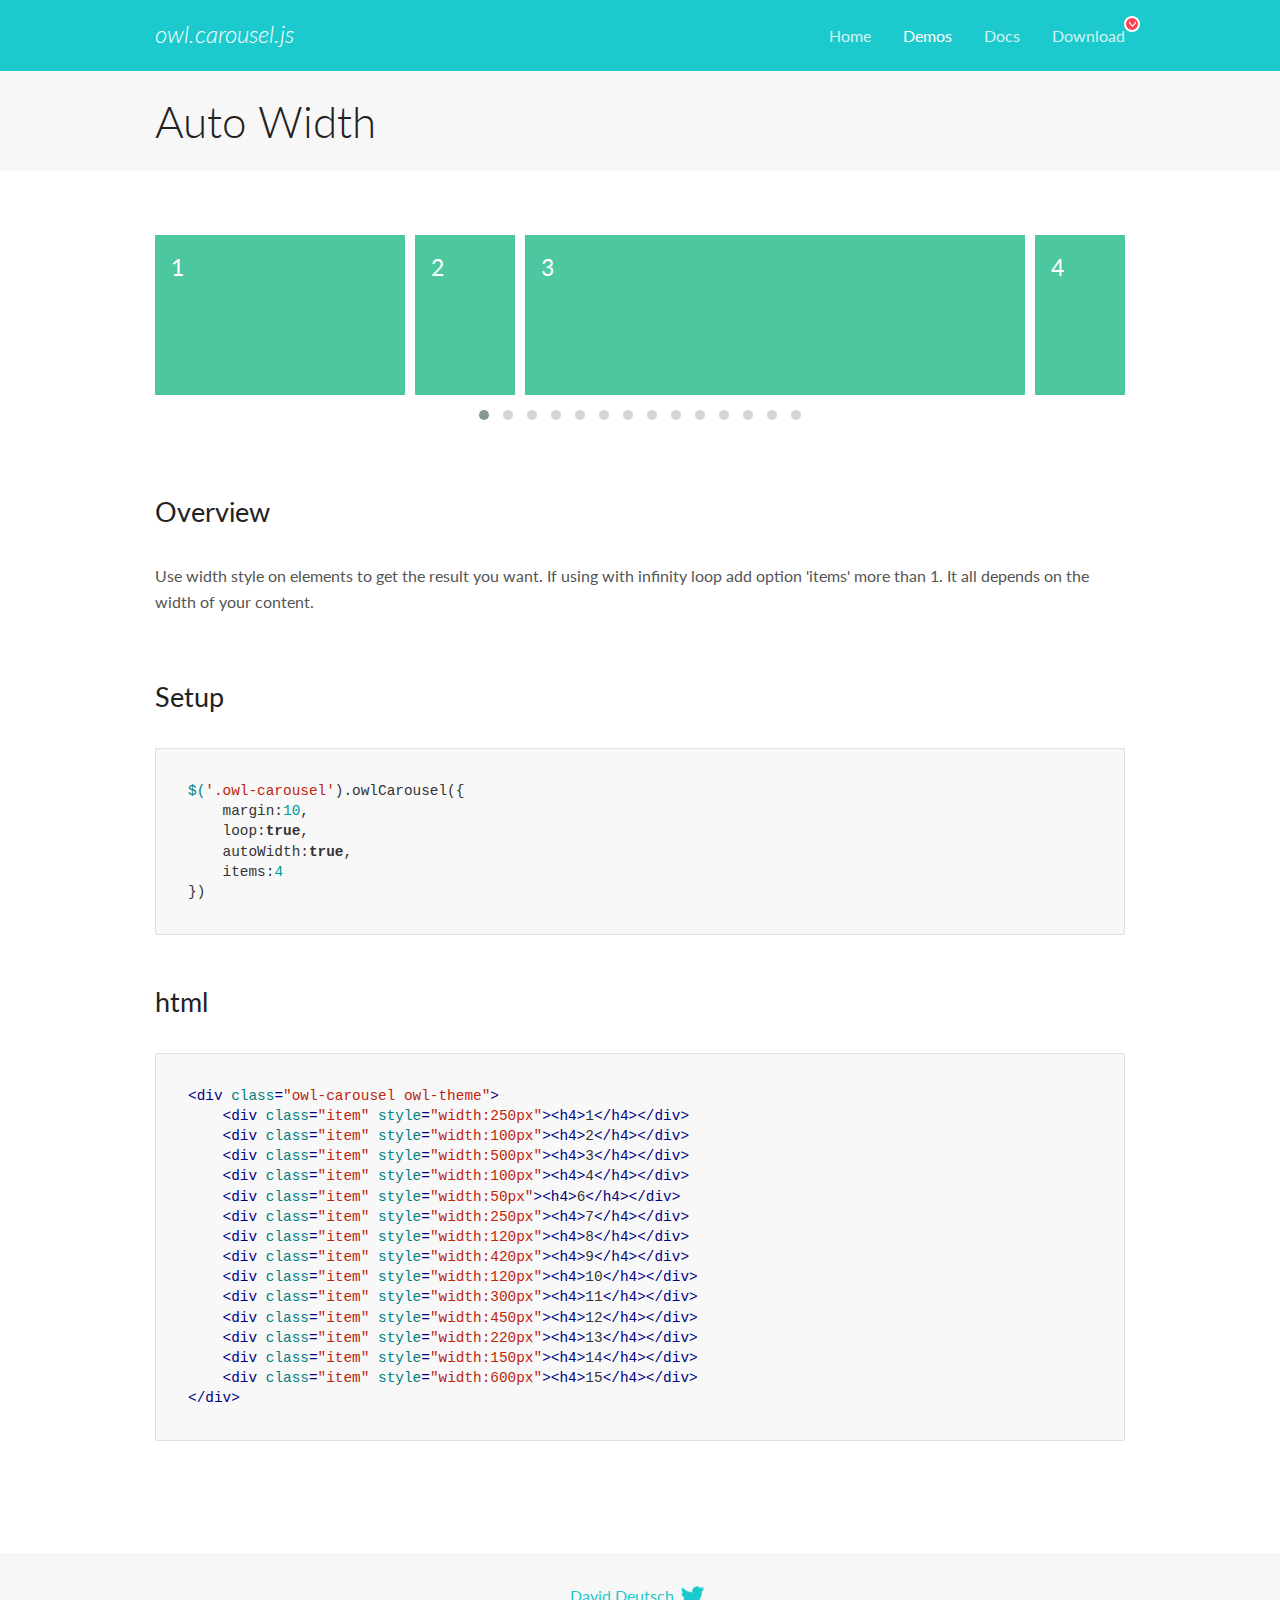
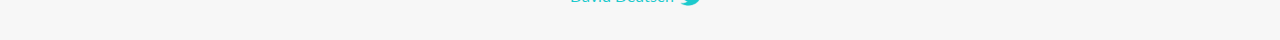
<file: lib/owlCarousel/docs/demos/autowidth.html>
<!DOCTYPE html>
<html lang="en">
  <head>

    <!-- head -->
    <meta charset="utf-8">
    <meta name="msapplication-tap-highlight" content="no" />
    <meta name="viewport" content="width=device-width, initial-scale=1.0" />
    <meta name="description" content="Auto Width">
    <meta name="author" content="David Deutsch">
    <title>
      Auto Width Demo | Owl Carousel | 2.3.4
    </title>

    <!-- Stylesheets -->
    <link href='https://fonts.googleapis.com/css?family=Lato:300,400,700,400italic,300italic' rel='stylesheet' type='text/css'>
    <link rel="stylesheet" href="../assets/css/docs.theme.min.css">

    <!-- Owl Stylesheets -->
    <link rel="stylesheet" href="../assets/owlcarousel/assets/owl.carousel.min.css">
    <link rel="stylesheet" href="../assets/owlcarousel/assets/owl.theme.default.min.css">

    <!-- HTML5 shim and Respond.js IE8 support of HTML5 elements and media queries -->

    <!--[if lt IE 9]>
      <script src="https://oss.maxcdn.com/libs/html5shiv/3.7.0/html5shiv.js"></script>
      <script src="https://oss.maxcdn.com/libs/respond.js/1.3.0/respond.min.js"></script>
    <![endif]-->

    <!-- Favicons -->
    <link rel="apple-touch-icon-precomposed" sizes="144x144" href="../assets/ico/apple-touch-icon-144-precomposed.png">
    <link rel="shortcut icon" href="../assets/ico/favicon.png">
    <link rel="shortcut icon" href="favicon.ico">

    <!-- Yeah i know js should not be in header. Its required for demos.-->

    <!-- javascript -->
    <script src="../assets/vendors/jquery.min.js"></script>
    <script src="../assets/owlcarousel/owl.carousel.js"></script>
  </head>
  <body>

    <!-- header -->
    <header class="header">
      <div class="row">
        <div class="large-12 columns">
          <div class="brand left">
            <h3>
              <a href="/OwlCarousel2/">owl.carousel.js</a> 
            </h3>
          </div>
          <a id="toggle-nav" class="right">
            <span></span> <span></span> <span></span> 
          </a> 
          <div class="nav-bar">
            <ul class="clearfix">
              <li> <a href="/OwlCarousel2/index.html">Home</a>  </li>
              <li class="active">
                <a href="/OwlCarousel2/demos/demos.html">Demos</a> 
              </li>
              <li> <a href="/OwlCarousel2/docs/started-welcome.html">Docs</a>  </li>
              <li>
                <a href="https://github.com/OwlCarousel2/OwlCarousel2/archive/2.3.4.zip">Download</a> 
                <span class="download"></span> 
              </li>
            </ul>
          </div>
        </div>
      </div>
    </header>

    <!-- title -->
    <section class="title">
      <div class="row">
        <div class="large-12 columns">
          <h1>Auto Width</h1>
        </div>
      </div>
    </section>

    <!--  Demos -->
    <section id="demos">
      <div class="row">
        <div class="large-12 columns">
          <div class="owl-carousel owl-theme">
            <div class="item" style="width:250px">
              <h4>1</h4>
            </div>
            <div class="item" style="width:100px">
              <h4>2</h4>
            </div>
            <div class="item" style="width:500px">
              <h4>3</h4>
            </div>
            <div class="item" style="width:100px">
              <h4>4</h4>
            </div>
            <div class="item" style="width:50px">
              <h4>6</h4>
            </div>
            <div class="item" style="width:250px">
              <h4>7</h4>
            </div>
            <div class="item" style="width:120px">
              <h4>8</h4>
            </div>
            <div class="item" style="width:420px">
              <h4>9</h4>
            </div>
            <div class="item" style="width:120px">
              <h4>10</h4>
            </div>
            <div class="item" style="width:300px">
              <h4>11</h4>
            </div>
            <div class="item" style="width:450px">
              <h4>12</h4>
            </div>
            <div class="item" style="width:220px">
              <h4>13</h4>
            </div>
            <div class="item" style="width:150px">
              <h4>14</h4>
            </div>
            <div class="item" style="width:600px">
              <h4>15</h4>
            </div>
          </div>
          <h3 id="overview">Overview</h3>
          <p>Use width style on elements to get the result you want. If using with infinity loop add option &#39;items&#39; more than 1. It all depends on the width of your content.</p>
          <h3 id="setup">Setup</h3>
          <pre><code>$(&#39;.owl-carousel&#39;).owlCarousel({
    margin:10,
    loop:true,
    autoWidth:true,
    items:4
})</code></pre>
          <h3 id="html">html</h3>
          <pre><code>&lt;div class=&quot;owl-carousel owl-theme&quot;&gt;
    &lt;div class=&quot;item&quot; style=&quot;width:250px&quot;&gt;&lt;h4&gt;1&lt;/h4&gt;&lt;/div&gt;
    &lt;div class=&quot;item&quot; style=&quot;width:100px&quot;&gt;&lt;h4&gt;2&lt;/h4&gt;&lt;/div&gt;
    &lt;div class=&quot;item&quot; style=&quot;width:500px&quot;&gt;&lt;h4&gt;3&lt;/h4&gt;&lt;/div&gt;
    &lt;div class=&quot;item&quot; style=&quot;width:100px&quot;&gt;&lt;h4&gt;4&lt;/h4&gt;&lt;/div&gt;
    &lt;div class=&quot;item&quot; style=&quot;width:50px&quot;&gt;&lt;h4&gt;6&lt;/h4&gt;&lt;/div&gt;
    &lt;div class=&quot;item&quot; style=&quot;width:250px&quot;&gt;&lt;h4&gt;7&lt;/h4&gt;&lt;/div&gt;
    &lt;div class=&quot;item&quot; style=&quot;width:120px&quot;&gt;&lt;h4&gt;8&lt;/h4&gt;&lt;/div&gt;
    &lt;div class=&quot;item&quot; style=&quot;width:420px&quot;&gt;&lt;h4&gt;9&lt;/h4&gt;&lt;/div&gt;
    &lt;div class=&quot;item&quot; style=&quot;width:120px&quot;&gt;&lt;h4&gt;10&lt;/h4&gt;&lt;/div&gt;
    &lt;div class=&quot;item&quot; style=&quot;width:300px&quot;&gt;&lt;h4&gt;11&lt;/h4&gt;&lt;/div&gt;
    &lt;div class=&quot;item&quot; style=&quot;width:450px&quot;&gt;&lt;h4&gt;12&lt;/h4&gt;&lt;/div&gt;
    &lt;div class=&quot;item&quot; style=&quot;width:220px&quot;&gt;&lt;h4&gt;13&lt;/h4&gt;&lt;/div&gt;
    &lt;div class=&quot;item&quot; style=&quot;width:150px&quot;&gt;&lt;h4&gt;14&lt;/h4&gt;&lt;/div&gt;
    &lt;div class=&quot;item&quot; style=&quot;width:600px&quot;&gt;&lt;h4&gt;15&lt;/h4&gt;&lt;/div&gt;
&lt;/div&gt;</code></pre>
          <script>
            $(document).ready(function() {
              $('.owl-carousel').owlCarousel({
                margin: 10,
                loop: true,
                autoWidth: true,
                items: 4
              })
            })
          </script>
        </div>
      </div>
    </section>

    <!-- footer -->
    <footer class="footer">
      <div class="row">
        <div class="large-12 columns">
          <h5>
            <a href="/OwlCarousel2/docs/support-contact.html">David Deutsch</a> 
            <a id="custom-tweet-button" href="https://twitter.com/share?url=https://github.com/OwlCarousel2/OwlCarousel2&text=Owl Carousel - This is so awesome! " target="_blank"></a> 
          </h5>
        </div>
      </div>
    </footer>

    <!-- vendors -->
    <script src="../assets/vendors/highlight.js"></script>
    <script src="../assets/js/app.js"></script>
  </body>
</html>
</file>
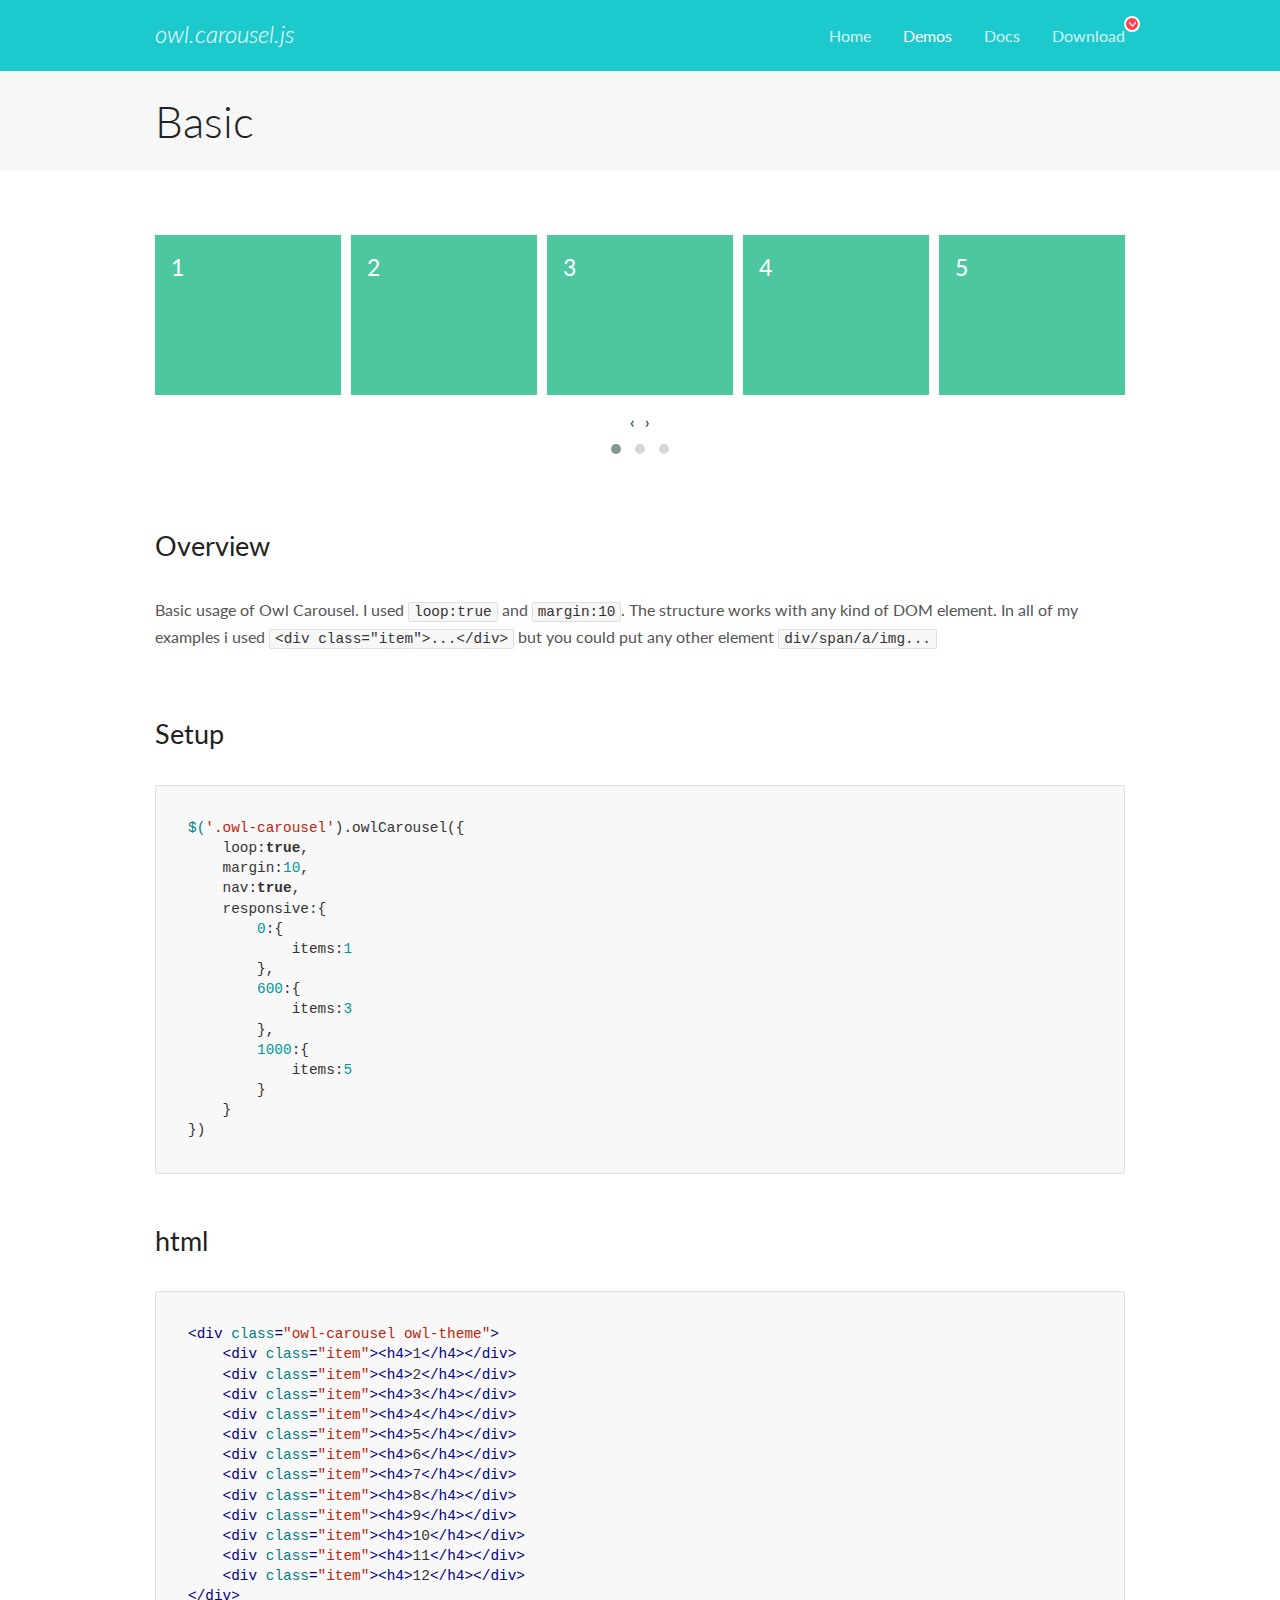
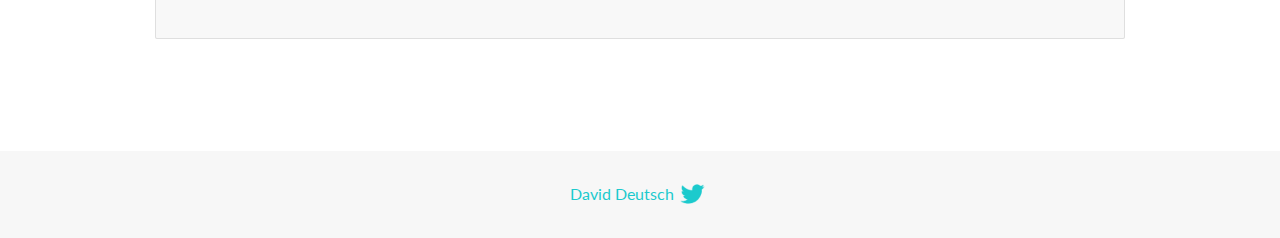
<file: lib/owlCarousel/docs/demos/basic.html>
<!DOCTYPE html>
<html lang="en">
  <head>

    <!-- head -->
    <meta charset="utf-8">
    <meta name="msapplication-tap-highlight" content="no" />
    <meta name="viewport" content="width=device-width, initial-scale=1.0" />
    <meta name="description" content="Basic usage demo">
    <meta name="author" content="David Deutsch">
    <title>
      Basic Demo | Owl Carousel | 2.3.4
    </title>

    <!-- Stylesheets -->
    <link href='https://fonts.googleapis.com/css?family=Lato:300,400,700,400italic,300italic' rel='stylesheet' type='text/css'>
    <link rel="stylesheet" href="../assets/css/docs.theme.min.css">

    <!-- Owl Stylesheets -->
    <link rel="stylesheet" href="../assets/owlcarousel/assets/owl.carousel.min.css">
    <link rel="stylesheet" href="../assets/owlcarousel/assets/owl.theme.default.min.css">

    <!-- HTML5 shim and Respond.js IE8 support of HTML5 elements and media queries -->

    <!--[if lt IE 9]>
      <script src="https://oss.maxcdn.com/libs/html5shiv/3.7.0/html5shiv.js"></script>
      <script src="https://oss.maxcdn.com/libs/respond.js/1.3.0/respond.min.js"></script>
    <![endif]-->

    <!-- Favicons -->
    <link rel="apple-touch-icon-precomposed" sizes="144x144" href="../assets/ico/apple-touch-icon-144-precomposed.png">
    <link rel="shortcut icon" href="../assets/ico/favicon.png">
    <link rel="shortcut icon" href="favicon.ico">

    <!-- Yeah i know js should not be in header. Its required for demos.-->

    <!-- javascript -->
    <script src="../assets/vendors/jquery.min.js"></script>
    <script src="../assets/owlcarousel/owl.carousel.js"></script>
  </head>
  <body>

    <!-- header -->
    <header class="header">
      <div class="row">
        <div class="large-12 columns">
          <div class="brand left">
            <h3>
              <a href="/OwlCarousel2/">owl.carousel.js</a> 
            </h3>
          </div>
          <a id="toggle-nav" class="right">
            <span></span> <span></span> <span></span> 
          </a> 
          <div class="nav-bar">
            <ul class="clearfix">
              <li> <a href="/OwlCarousel2/index.html">Home</a>  </li>
              <li class="active">
                <a href="/OwlCarousel2/demos/demos.html">Demos</a> 
              </li>
              <li> <a href="/OwlCarousel2/docs/started-welcome.html">Docs</a>  </li>
              <li>
                <a href="https://github.com/OwlCarousel2/OwlCarousel2/archive/2.3.4.zip">Download</a> 
                <span class="download"></span> 
              </li>
            </ul>
          </div>
        </div>
      </div>
    </header>

    <!-- title -->
    <section class="title">
      <div class="row">
        <div class="large-12 columns">
          <h1>Basic</h1>
        </div>
      </div>
    </section>

    <!--  Demos -->
    <section id="demos">
      <div class="row">
        <div class="large-12 columns">
          <div class="owl-carousel owl-theme">
            <div class="item">
              <h4>1</h4>
            </div>
            <div class="item">
              <h4>2</h4>
            </div>
            <div class="item">
              <h4>3</h4>
            </div>
            <div class="item">
              <h4>4</h4>
            </div>
            <div class="item">
              <h4>5</h4>
            </div>
            <div class="item">
              <h4>6</h4>
            </div>
            <div class="item">
              <h4>7</h4>
            </div>
            <div class="item">
              <h4>8</h4>
            </div>
            <div class="item">
              <h4>9</h4>
            </div>
            <div class="item">
              <h4>10</h4>
            </div>
            <div class="item">
              <h4>11</h4>
            </div>
            <div class="item">
              <h4>12</h4>
            </div>
          </div>
          <h3 id="overview">Overview</h3>
          <p>Basic usage of Owl Carousel. I used <code>loop:true</code> and <code>margin:10</code>. The structure works with any kind of DOM element. In all of my examples i used <code>&lt;div class=&quot;item&quot;&gt;...&lt;/div&gt;</code> but you could
            put any other element <code>div/span/a/img...</code></p>
          <h3 id="setup">Setup</h3>
          <pre><code>$(&#39;.owl-carousel&#39;).owlCarousel({
    loop:true,
    margin:10,
    nav:true,
    responsive:{
        0:{
            items:1
        },
        600:{
            items:3
        },
        1000:{
            items:5
        }
    }
})</code></pre>
          <h3 id="html">html</h3>
          <pre><code>&lt;div class=&quot;owl-carousel owl-theme&quot;&gt;
    &lt;div class=&quot;item&quot;&gt;&lt;h4&gt;1&lt;/h4&gt;&lt;/div&gt;
    &lt;div class=&quot;item&quot;&gt;&lt;h4&gt;2&lt;/h4&gt;&lt;/div&gt;
    &lt;div class=&quot;item&quot;&gt;&lt;h4&gt;3&lt;/h4&gt;&lt;/div&gt;
    &lt;div class=&quot;item&quot;&gt;&lt;h4&gt;4&lt;/h4&gt;&lt;/div&gt;
    &lt;div class=&quot;item&quot;&gt;&lt;h4&gt;5&lt;/h4&gt;&lt;/div&gt;
    &lt;div class=&quot;item&quot;&gt;&lt;h4&gt;6&lt;/h4&gt;&lt;/div&gt;
    &lt;div class=&quot;item&quot;&gt;&lt;h4&gt;7&lt;/h4&gt;&lt;/div&gt;
    &lt;div class=&quot;item&quot;&gt;&lt;h4&gt;8&lt;/h4&gt;&lt;/div&gt;
    &lt;div class=&quot;item&quot;&gt;&lt;h4&gt;9&lt;/h4&gt;&lt;/div&gt;
    &lt;div class=&quot;item&quot;&gt;&lt;h4&gt;10&lt;/h4&gt;&lt;/div&gt;
    &lt;div class=&quot;item&quot;&gt;&lt;h4&gt;11&lt;/h4&gt;&lt;/div&gt;
    &lt;div class=&quot;item&quot;&gt;&lt;h4&gt;12&lt;/h4&gt;&lt;/div&gt;
&lt;/div&gt;</code></pre>
          <script>
            $(document).ready(function() {
              var owl = $('.owl-carousel');
              owl.owlCarousel({
                margin: 10,
                nav: true,
                loop: true,
                responsive: {
                  0: {
                    items: 1
                  },
                  600: {
                    items: 3
                  },
                  1000: {
                    items: 5
                  }
                }
              })
            })
          </script>
        </div>
      </div>
    </section>

    <!-- footer -->
    <footer class="footer">
      <div class="row">
        <div class="large-12 columns">
          <h5>
            <a href="/OwlCarousel2/docs/support-contact.html">David Deutsch</a> 
            <a id="custom-tweet-button" href="https://twitter.com/share?url=https://github.com/OwlCarousel2/OwlCarousel2&text=Owl Carousel - This is so awesome! " target="_blank"></a> 
          </h5>
        </div>
      </div>
    </footer>

    <!-- vendors -->
    <script src="../assets/vendors/highlight.js"></script>
    <script src="../assets/js/app.js"></script>
  </body>
</html>
</file>
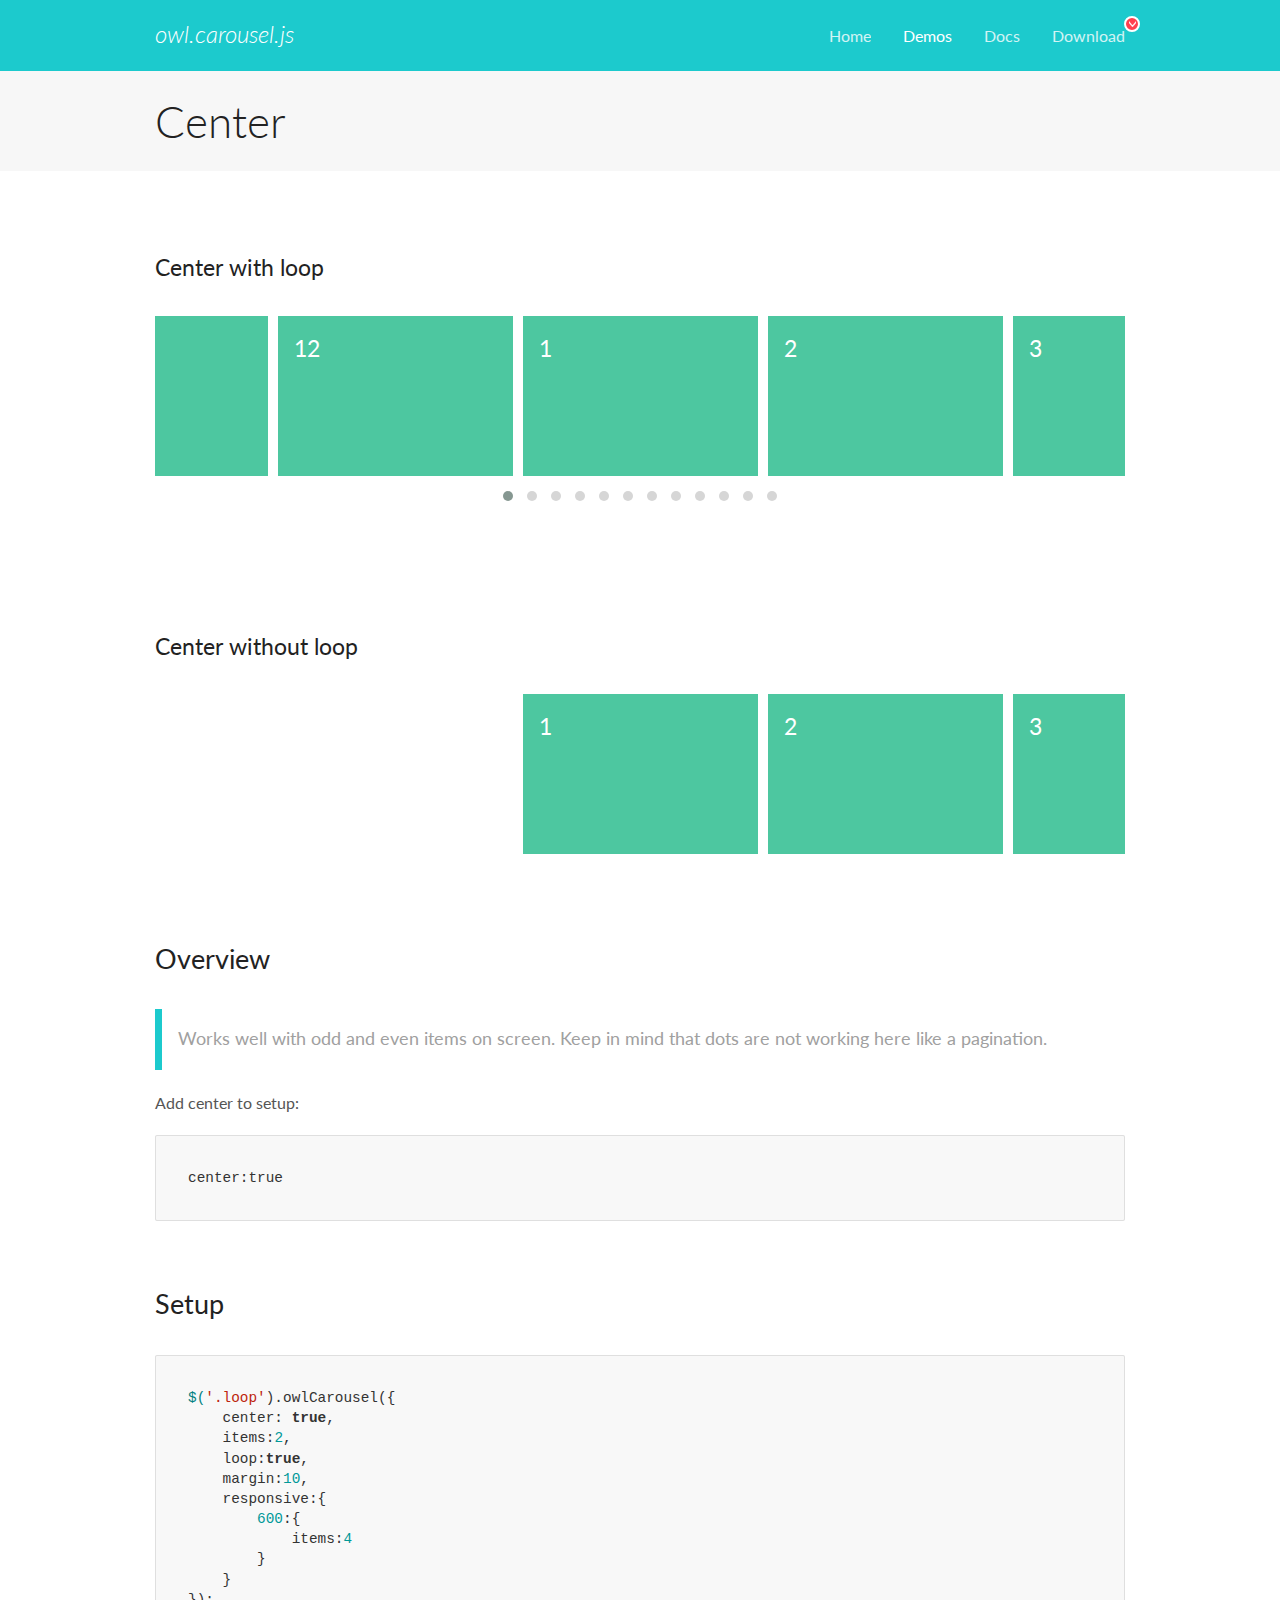
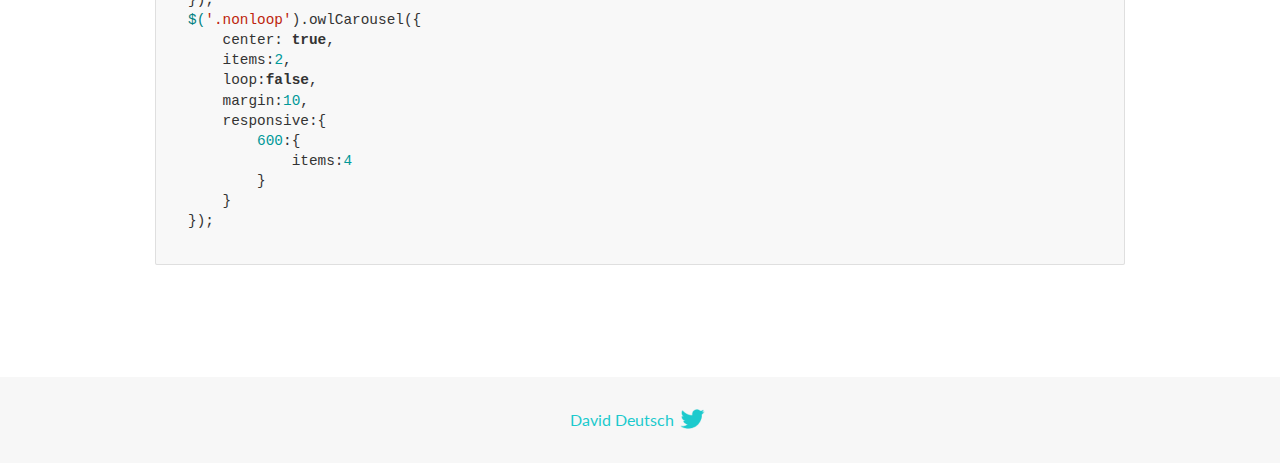
<file: lib/owlCarousel/docs/demos/center.html>
<!DOCTYPE html>
<html lang="en">
  <head>

    <!-- head -->
    <meta charset="utf-8">
    <meta name="msapplication-tap-highlight" content="no" />
    <meta name="viewport" content="width=device-width, initial-scale=1.0" />
    <meta name="description" content="Center carousel">
    <meta name="author" content="David Deutsch">
    <title>
      Center Demo | Owl Carousel | 2.3.4
    </title>

    <!-- Stylesheets -->
    <link href='https://fonts.googleapis.com/css?family=Lato:300,400,700,400italic,300italic' rel='stylesheet' type='text/css'>
    <link rel="stylesheet" href="../assets/css/docs.theme.min.css">

    <!-- Owl Stylesheets -->
    <link rel="stylesheet" href="../assets/owlcarousel/assets/owl.carousel.min.css">
    <link rel="stylesheet" href="../assets/owlcarousel/assets/owl.theme.default.min.css">

    <!-- HTML5 shim and Respond.js IE8 support of HTML5 elements and media queries -->

    <!--[if lt IE 9]>
      <script src="https://oss.maxcdn.com/libs/html5shiv/3.7.0/html5shiv.js"></script>
      <script src="https://oss.maxcdn.com/libs/respond.js/1.3.0/respond.min.js"></script>
    <![endif]-->

    <!-- Favicons -->
    <link rel="apple-touch-icon-precomposed" sizes="144x144" href="../assets/ico/apple-touch-icon-144-precomposed.png">
    <link rel="shortcut icon" href="../assets/ico/favicon.png">
    <link rel="shortcut icon" href="favicon.ico">

    <!-- Yeah i know js should not be in header. Its required for demos.-->

    <!-- javascript -->
    <script src="../assets/vendors/jquery.min.js"></script>
    <script src="../assets/owlcarousel/owl.carousel.js"></script>
  </head>
  <body>

    <!-- header -->
    <header class="header">
      <div class="row">
        <div class="large-12 columns">
          <div class="brand left">
            <h3>
              <a href="/OwlCarousel2/">owl.carousel.js</a> 
            </h3>
          </div>
          <a id="toggle-nav" class="right">
            <span></span> <span></span> <span></span> 
          </a> 
          <div class="nav-bar">
            <ul class="clearfix">
              <li> <a href="/OwlCarousel2/index.html">Home</a>  </li>
              <li class="active">
                <a href="/OwlCarousel2/demos/demos.html">Demos</a> 
              </li>
              <li> <a href="/OwlCarousel2/docs/started-welcome.html">Docs</a>  </li>
              <li>
                <a href="https://github.com/OwlCarousel2/OwlCarousel2/archive/2.3.4.zip">Download</a> 
                <span class="download"></span> 
              </li>
            </ul>
          </div>
        </div>
      </div>
    </header>

    <!-- title -->
    <section class="title">
      <div class="row">
        <div class="large-12 columns">
          <h1>Center</h1>
        </div>
      </div>
    </section>

    <!--  Demos -->
    <section id="demos">
      <div class="row">
        <div class="large-12 columns">
          <h4 id="center-with-loop">Center with loop</h4>
          <div class="loop owl-carousel owl-theme">
            <div class="item">
              <h4>1</h4>
            </div>
            <div class="item">
              <h4>2</h4>
            </div>
            <div class="item">
              <h4>3</h4>
            </div>
            <div class="item">
              <h4>4</h4>
            </div>
            <div class="item">
              <h4>5</h4>
            </div>
            <div class="item">
              <h4>6</h4>
            </div>
            <div class="item">
              <h4>7</h4>
            </div>
            <div class="item">
              <h4>8</h4>
            </div>
            <div class="item">
              <h4>9</h4>
            </div>
            <div class="item">
              <h4>10</h4>
            </div>
            <div class="item">
              <h4>11</h4>
            </div>
            <div class="item">
              <h4>12</h4>
            </div>
          </div>
          <br>
          <h4 id="center-without-loop">Center without loop</h4>
          <div class="nonloop owl-carousel">
            <div class="item">
              <h4>1</h4>
            </div>
            <div class="item">
              <h4>2</h4>
            </div>
            <div class="item">
              <h4>3</h4>
            </div>
            <div class="item">
              <h4>4</h4>
            </div>
            <div class="item">
              <h4>5</h4>
            </div>
            <div class="item">
              <h4>6</h4>
            </div>
            <div class="item">
              <h4>7</h4>
            </div>
            <div class="item">
              <h4>8</h4>
            </div>
            <div class="item">
              <h4>9</h4>
            </div>
            <div class="item">
              <h4>10</h4>
            </div>
            <div class="item">
              <h4>11</h4>
            </div>
            <div class="item">
              <h4>12</h4>
            </div>
          </div>
          <h3 id="overview">Overview</h3>
          <blockquote>
            <p>Works well with odd and even items on screen. Keep in mind that dots are not working here like a pagination.</p>
          </blockquote>
          <p>Add center to setup:</p>
          <pre><code>center:true</code></pre>
          <h3 id="setup">Setup</h3>
          <pre><code>$(&#39;.loop&#39;).owlCarousel({
    center: true,
    items:2,
    loop:true,
    margin:10,
    responsive:{
        600:{
            items:4
        }
    }
});
$(&#39;.nonloop&#39;).owlCarousel({
    center: true,
    items:2,
    loop:false,
    margin:10,
    responsive:{
        600:{
            items:4
        }
    }
});</code></pre>
          <script>
            jQuery(document).ready(function($) {
              $('.loop').owlCarousel({
                center: true,
                items: 2,
                loop: true,
                margin: 10,
                responsive: {
                  600: {
                    items: 4
                  }
                }
              });
              $('.nonloop').owlCarousel({
                center: true,
                items: 2,
                loop: false,
                margin: 10,
                responsive: {
                  600: {
                    items: 4
                  }
                }
              });
            });
          </script>
        </div>
      </div>
    </section>

    <!-- footer -->
    <footer class="footer">
      <div class="row">
        <div class="large-12 columns">
          <h5>
            <a href="/OwlCarousel2/docs/support-contact.html">David Deutsch</a> 
            <a id="custom-tweet-button" href="https://twitter.com/share?url=https://github.com/OwlCarousel2/OwlCarousel2&text=Owl Carousel - This is so awesome! " target="_blank"></a> 
          </h5>
        </div>
      </div>
    </footer>

    <!-- vendors -->
    <script src="../assets/vendors/highlight.js"></script>
    <script src="../assets/js/app.js"></script>
  </body>
</html>
</file>
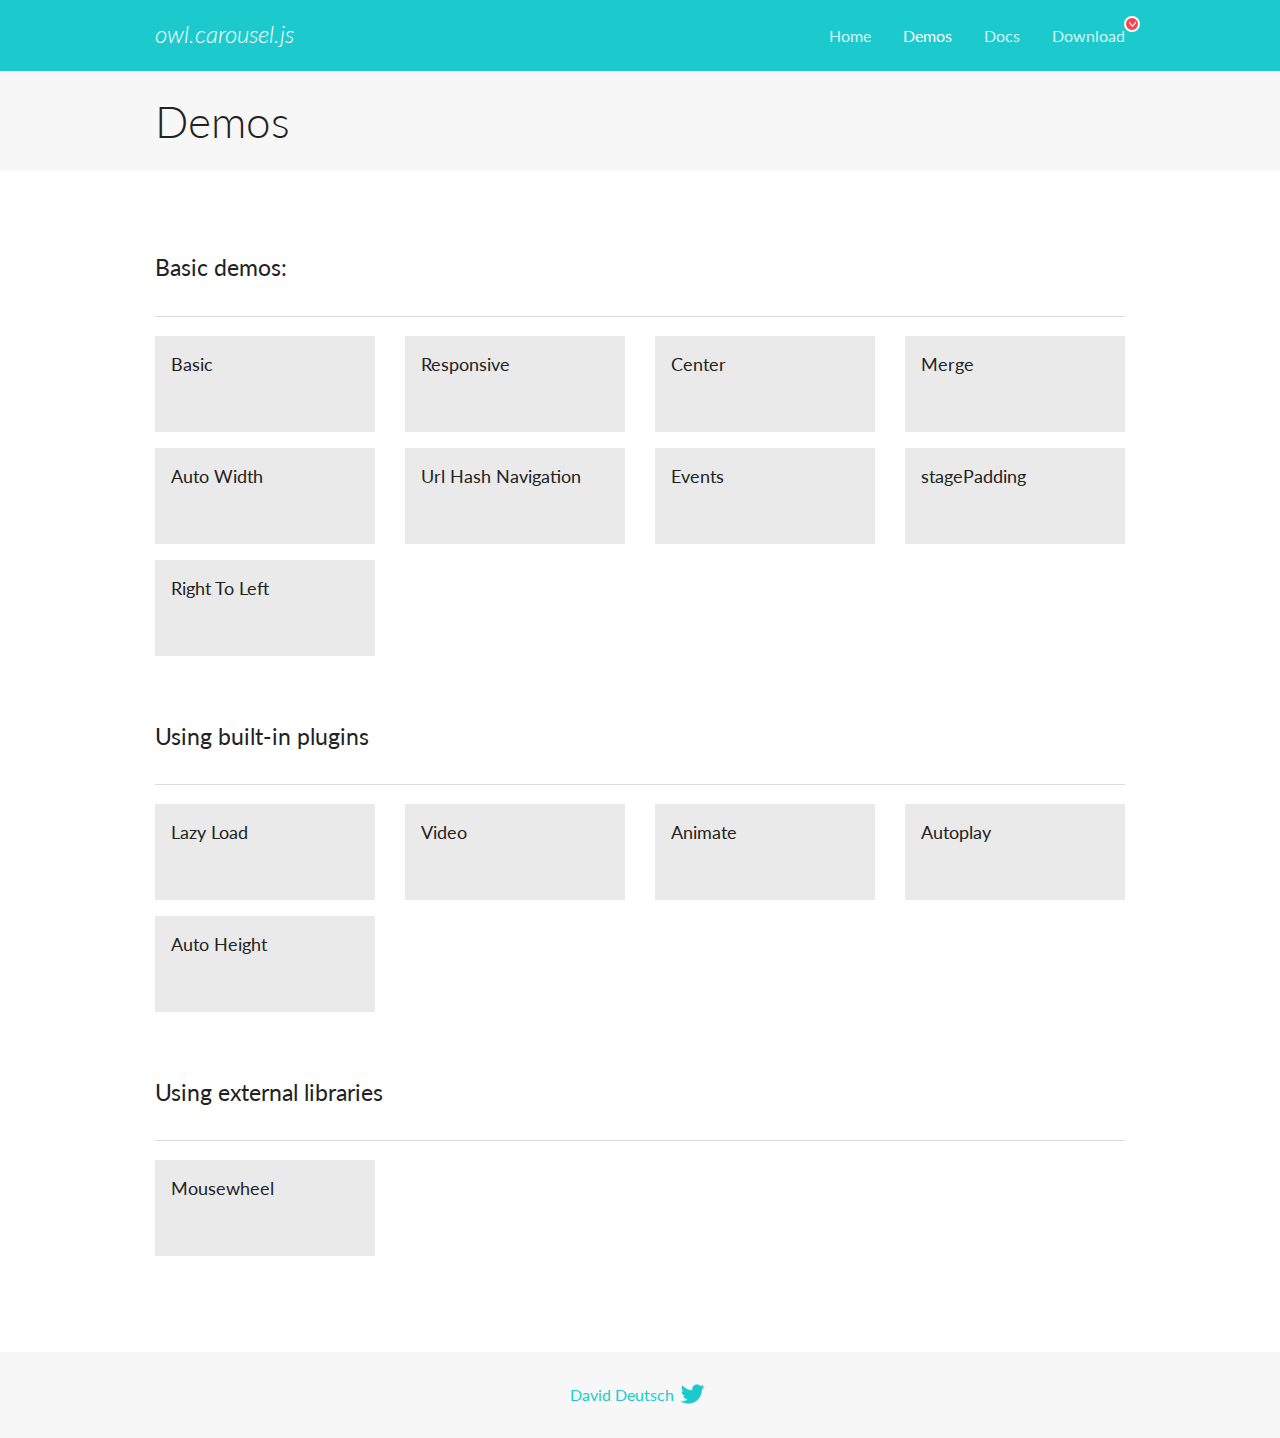
<file: lib/owlCarousel/docs/demos/demos.html>
<!DOCTYPE html>
<html lang="en">
  <head>

    <!-- head -->
    <meta charset="utf-8">
    <meta name="msapplication-tap-highlight" content="no" />
    <meta name="viewport" content="width=device-width, initial-scale=1.0" />
    <meta name="description" content="A list of Owl Carousel examples.">
    <meta name="author" content="David Deutsch">
    <title>
      Demos | Owl Carousel | 2.3.4
    </title>

    <!-- Stylesheets -->
    <link href='https://fonts.googleapis.com/css?family=Lato:300,400,700,400italic,300italic' rel='stylesheet' type='text/css'>
    <link rel="stylesheet" href="../assets/css/docs.theme.min.css">

    <!-- Owl Stylesheets -->
    <link rel="stylesheet" href="../assets/owlcarousel/assets/owl.carousel.min.css">
    <link rel="stylesheet" href="../assets/owlcarousel/assets/owl.theme.default.min.css">

    <!-- HTML5 shim and Respond.js IE8 support of HTML5 elements and media queries -->

    <!--[if lt IE 9]>
      <script src="https://oss.maxcdn.com/libs/html5shiv/3.7.0/html5shiv.js"></script>
      <script src="https://oss.maxcdn.com/libs/respond.js/1.3.0/respond.min.js"></script>
    <![endif]-->

    <!-- Favicons -->
    <link rel="apple-touch-icon-precomposed" sizes="144x144" href="../assets/ico/apple-touch-icon-144-precomposed.png">
    <link rel="shortcut icon" href="../assets/ico/favicon.png">
    <link rel="shortcut icon" href="favicon.ico">

    <!-- Yeah i know js should not be in header. Its required for demos.-->

    <!-- javascript -->
    <script src="../assets/vendors/jquery.min.js"></script>
    <script src="../assets/owlcarousel/owl.carousel.js"></script>
  </head>
  <body>

    <!-- header -->
    <header class="header">
      <div class="row">
        <div class="large-12 columns">
          <div class="brand left">
            <h3>
              <a href="/OwlCarousel2/">owl.carousel.js</a> 
            </h3>
          </div>
          <a id="toggle-nav" class="right">
            <span></span> <span></span> <span></span> 
          </a> 
          <div class="nav-bar">
            <ul class="clearfix">
              <li> <a href="/OwlCarousel2/index.html">Home</a>  </li>
              <li class="active">
                <a href="/OwlCarousel2/demos/demos.html">Demos</a> 
              </li>
              <li> <a href="/OwlCarousel2/docs/started-welcome.html">Docs</a>  </li>
              <li>
                <a href="https://github.com/OwlCarousel2/OwlCarousel2/archive/2.3.4.zip">Download</a> 
                <span class="download"></span> 
              </li>
            </ul>
          </div>
        </div>
      </div>
    </header>

    <!-- title -->
    <section class="title">
      <div class="row">
        <div class="large-12 columns">
          <h1>Demos</h1>
        </div>
      </div>
    </section>

    <!--  Demos -->
    <section id="demos">
      <div class="row">
        <div class="large-12 columns">
          <h4 id="basic-demos-">Basic demos:</h4>
          <hr>
          <div class="demo-list">
            <div class="row">
              <div class="small-6 medium-4 large-3 columns">
                <a href="basic.html" class="demo-block">
                  <h5>Basic </h5>
                </a> 
              </div>
              <div class="small-6 medium-4 large-3 columns">
                <a href="responsive.html" class="demo-block">
                  <h5>Responsive </h5>
                </a> 
              </div>
              <div class="small-6 medium-4 large-3 columns">
                <a href="center.html" class="demo-block">
                  <h5>Center </h5>
                </a> 
              </div>
              <div class="small-6 medium-4 large-3 columns">
                <a href="merge.html" class="demo-block">
                  <h5>Merge </h5>
                </a> 
              </div>
              <div class="small-6 medium-4 large-3 columns">
                <a href="autowidth.html" class="demo-block">
                  <h5>Auto Width </h5>
                </a> 
              </div>
              <div class="small-6 medium-4 large-3 columns">
                <a href="urlhashnav.html" class="demo-block">
                  <h5>Url Hash Navigation </h5>
                </a> 
              </div>
              <div class="small-6 medium-4 large-3 columns">
                <a href="events.html" class="demo-block">
                  <h5>Events </h5>
                </a> 
              </div>
              <div class="small-6 medium-4 large-3 columns">
                <a href="stagepadding.html" class="demo-block">
                  <h5>stagePadding </h5>
                </a> 
              </div>
              <div class="small-6 medium-4 large-3 columns">
                <a href="rtl.html" class="demo-block">
                  <h5>Right To Left </h5>
                </a> 
              </div>
            </div>
          </div>
          <h4 id="using-built-in-plugins">Using built-in plugins</h4>
          <hr>
          <div class="demo-list">
            <div class="row">
              <div class="small-6 medium-4 large-3 columns">
                <a href="lazyLoad.html" class="demo-block">
                  <h5>Lazy Load </h5>
                </a> 
              </div>
              <div class="small-6 medium-4 large-3 columns">
                <a href="video.html" class="demo-block">
                  <h5>Video </h5>
                </a> 
              </div>
              <div class="small-6 medium-4 large-3 columns">
                <a href="animate.html" class="demo-block">
                  <h5>Animate </h5>
                </a> 
              </div>
              <div class="small-6 medium-4 large-3 columns">
                <a href="autoplay.html" class="demo-block">
                  <h5>Autoplay </h5>
                </a> 
              </div>
              <div class="small-6 medium-4 large-3 columns">
                <a href="autoheight.html" class="demo-block">
                  <h5>Auto Height </h5>
                </a> 
              </div>
            </div>
          </div>
          <h4 id="using-external-libraries">Using external libraries</h4>
          <hr>
          <div class="demo-list">
            <div class="row">
              <div class="small-6 medium-4 large-3 columns">
                <a href="mousewheel.html" class="demo-block">
                  <h5>Mousewheel </h5>
                </a> 
              </div>
            </div>
          </div>
        </div>
      </div>
    </section>

    <!-- footer -->
    <footer class="footer">
      <div class="row">
        <div class="large-12 columns">
          <h5>
            <a href="/OwlCarousel2/docs/support-contact.html">David Deutsch</a> 
            <a id="custom-tweet-button" href="https://twitter.com/share?url=https://github.com/OwlCarousel2/OwlCarousel2&text=Owl Carousel - This is so awesome! " target="_blank"></a> 
          </h5>
        </div>
      </div>
    </footer>

    <!-- vendors -->
    <script src="../assets/vendors/highlight.js"></script>
    <script src="../assets/js/app.js"></script>
  </body>
</html>
</file>
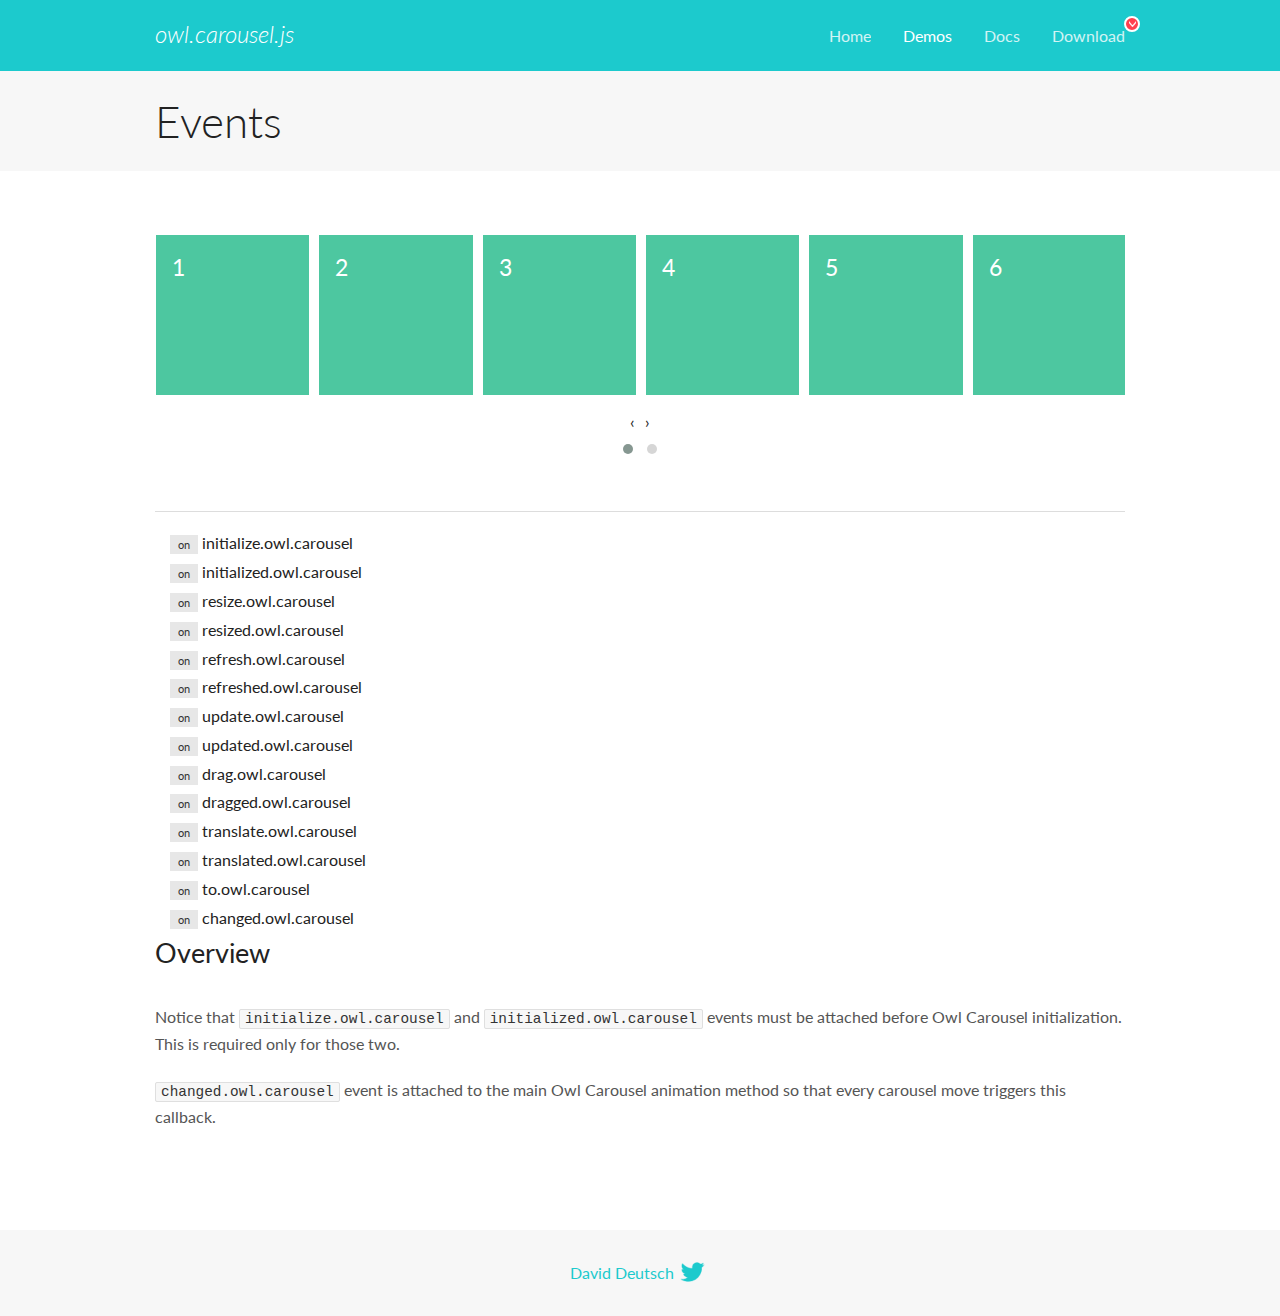
<file: lib/owlCarousel/docs/demos/events.html>
<!DOCTYPE html>
<html lang="en">
  <head>

    <!-- head -->
    <meta charset="utf-8">
    <meta name="msapplication-tap-highlight" content="no" />
    <meta name="viewport" content="width=device-width, initial-scale=1.0" />
    <meta name="description" content="Events usage demo">
    <meta name="author" content="David Deutsch">
    <title>
      Events Demo | Owl Carousel | 2.3.4
    </title>

    <!-- Stylesheets -->
    <link href='https://fonts.googleapis.com/css?family=Lato:300,400,700,400italic,300italic' rel='stylesheet' type='text/css'>
    <link rel="stylesheet" href="../assets/css/docs.theme.min.css">

    <!-- Owl Stylesheets -->
    <link rel="stylesheet" href="../assets/owlcarousel/assets/owl.carousel.min.css">
    <link rel="stylesheet" href="../assets/owlcarousel/assets/owl.theme.default.min.css">

    <!-- HTML5 shim and Respond.js IE8 support of HTML5 elements and media queries -->

    <!--[if lt IE 9]>
      <script src="https://oss.maxcdn.com/libs/html5shiv/3.7.0/html5shiv.js"></script>
      <script src="https://oss.maxcdn.com/libs/respond.js/1.3.0/respond.min.js"></script>
    <![endif]-->

    <!-- Favicons -->
    <link rel="apple-touch-icon-precomposed" sizes="144x144" href="../assets/ico/apple-touch-icon-144-precomposed.png">
    <link rel="shortcut icon" href="../assets/ico/favicon.png">
    <link rel="shortcut icon" href="favicon.ico">

    <!-- Yeah i know js should not be in header. Its required for demos.-->

    <!-- javascript -->
    <script src="../assets/vendors/jquery.min.js"></script>
    <script src="../assets/owlcarousel/owl.carousel.js"></script>
  </head>
  <body>

    <!-- header -->
    <header class="header">
      <div class="row">
        <div class="large-12 columns">
          <div class="brand left">
            <h3>
              <a href="/OwlCarousel2/">owl.carousel.js</a> 
            </h3>
          </div>
          <a id="toggle-nav" class="right">
            <span></span> <span></span> <span></span> 
          </a> 
          <div class="nav-bar">
            <ul class="clearfix">
              <li> <a href="/OwlCarousel2/index.html">Home</a>  </li>
              <li class="active">
                <a href="/OwlCarousel2/demos/demos.html">Demos</a> 
              </li>
              <li> <a href="/OwlCarousel2/docs/started-welcome.html">Docs</a>  </li>
              <li>
                <a href="https://github.com/OwlCarousel2/OwlCarousel2/archive/2.3.4.zip">Download</a> 
                <span class="download"></span> 
              </li>
            </ul>
          </div>
        </div>
      </div>
    </header>

    <!-- title -->
    <section class="title">
      <div class="row">
        <div class="large-12 columns">
          <h1>Events</h1>
        </div>
      </div>
    </section>

    <!--  Demos -->
    <section id="demos">
      <div class="row">
        <div class="large-12 columns">
          <div class="owl-carousel owl-theme">
            <div class="item">
              <h4>1</h4>
            </div>
            <div class="item">
              <h4>2</h4>
            </div>
            <div class="item">
              <h4>3</h4>
            </div>
            <div class="item">
              <h4>4</h4>
            </div>
            <div class="item">
              <h4>5</h4>
            </div>
            <div class="item">
              <h4>6</h4>
            </div>
            <div class="item">
              <h4>7</h4>
            </div>
            <div class="item">
              <h4>8</h4>
            </div>
            <div class="item">
              <h4>9</h4>
            </div>
            <div class="item">
              <h4>10</h4>
            </div>
            <div class="item">
              <h4>11</h4>
            </div>
            <div class="item">
              <h4>12</h4>
            </div>
          </div>
          <hr>
          <div class="large-12 columns callbacks">
            <div><span class="label secondary initialize">on</span>  initialize.owl.carousel </div>
            <div><span class="label secondary initialized">on</span>  initialized.owl.carousel </div>
            <div><span class="label secondary resize">on</span>  resize.owl.carousel </div>
            <div><span class="label secondary resized">on</span>  resized.owl.carousel </div>
            <div><span class="label secondary refresh">on</span>  refresh.owl.carousel </div>
            <div><span class="label secondary refreshed">on</span>  refreshed.owl.carousel </div>
            <div><span class="label secondary update">on</span>  update.owl.carousel </div>
            <div><span class="label secondary updated">on</span>  updated.owl.carousel </div>
            <div><span class="label secondary drag">on</span>  drag.owl.carousel </div>
            <div><span class="label secondary dragged">on</span>  dragged.owl.carousel </div>
            <div><span class="label secondary translate">on</span>  translate.owl.carousel </div>
            <div><span class="label secondary translated">on</span>  translated.owl.carousel </div>
            <div><span class="label secondary to">on</span>  to.owl.carousel </div>
            <div><span class="label secondary changed">on</span>  changed.owl.carousel </div>
          </div>
          <h3 id="overview">Overview</h3>
          <p>Notice that <code>initialize.owl.carousel</code> and <code>initialized.owl.carousel</code> events must be attached before Owl Carousel initialization. This is required only for those two.</p>
          <p><code>changed.owl.carousel</code> event is attached to the main Owl Carousel animation method so that every carousel move triggers this callback.</p>
          <script>
            jQuery(document).ready(function($) {
              var owl = $('.owl-carousel');
              owl.on('initialize.owl.carousel initialized.owl.carousel ' +
                'initialize.owl.carousel initialize.owl.carousel ' +
                'resize.owl.carousel resized.owl.carousel ' +
                'refresh.owl.carousel refreshed.owl.carousel ' +
                'update.owl.carousel updated.owl.carousel ' +
                'drag.owl.carousel dragged.owl.carousel ' +
                'translate.owl.carousel translated.owl.carousel ' +
                'to.owl.carousel changed.owl.carousel',
                function(e) {
                  $('.' + e.type)
                    .removeClass('secondary')
                    .addClass('success');
                  window.setTimeout(function() {
                    $('.' + e.type)
                      .removeClass('success')
                      .addClass('secondary');
                  }, 500);
                });
              owl.owlCarousel({
                loop: true,
                nav: true,
                lazyLoad: true,
                margin: 10,
                video: true,
                responsive: {
                  0: {
                    items: 1
                  },
                  600: {
                    items: 3
                  },
                  960: {
                    items: 5,
                  },
                  1200: {
                    items: 6
                  }
                }
              });
            });
          </script>
        </div>
      </div>
    </section>

    <!-- footer -->
    <footer class="footer">
      <div class="row">
        <div class="large-12 columns">
          <h5>
            <a href="/OwlCarousel2/docs/support-contact.html">David Deutsch</a> 
            <a id="custom-tweet-button" href="https://twitter.com/share?url=https://github.com/OwlCarousel2/OwlCarousel2&text=Owl Carousel - This is so awesome! " target="_blank"></a> 
          </h5>
        </div>
      </div>
    </footer>

    <!-- vendors -->
    <script src="../assets/vendors/highlight.js"></script>
    <script src="../assets/js/app.js"></script>
  </body>
</html>
</file>
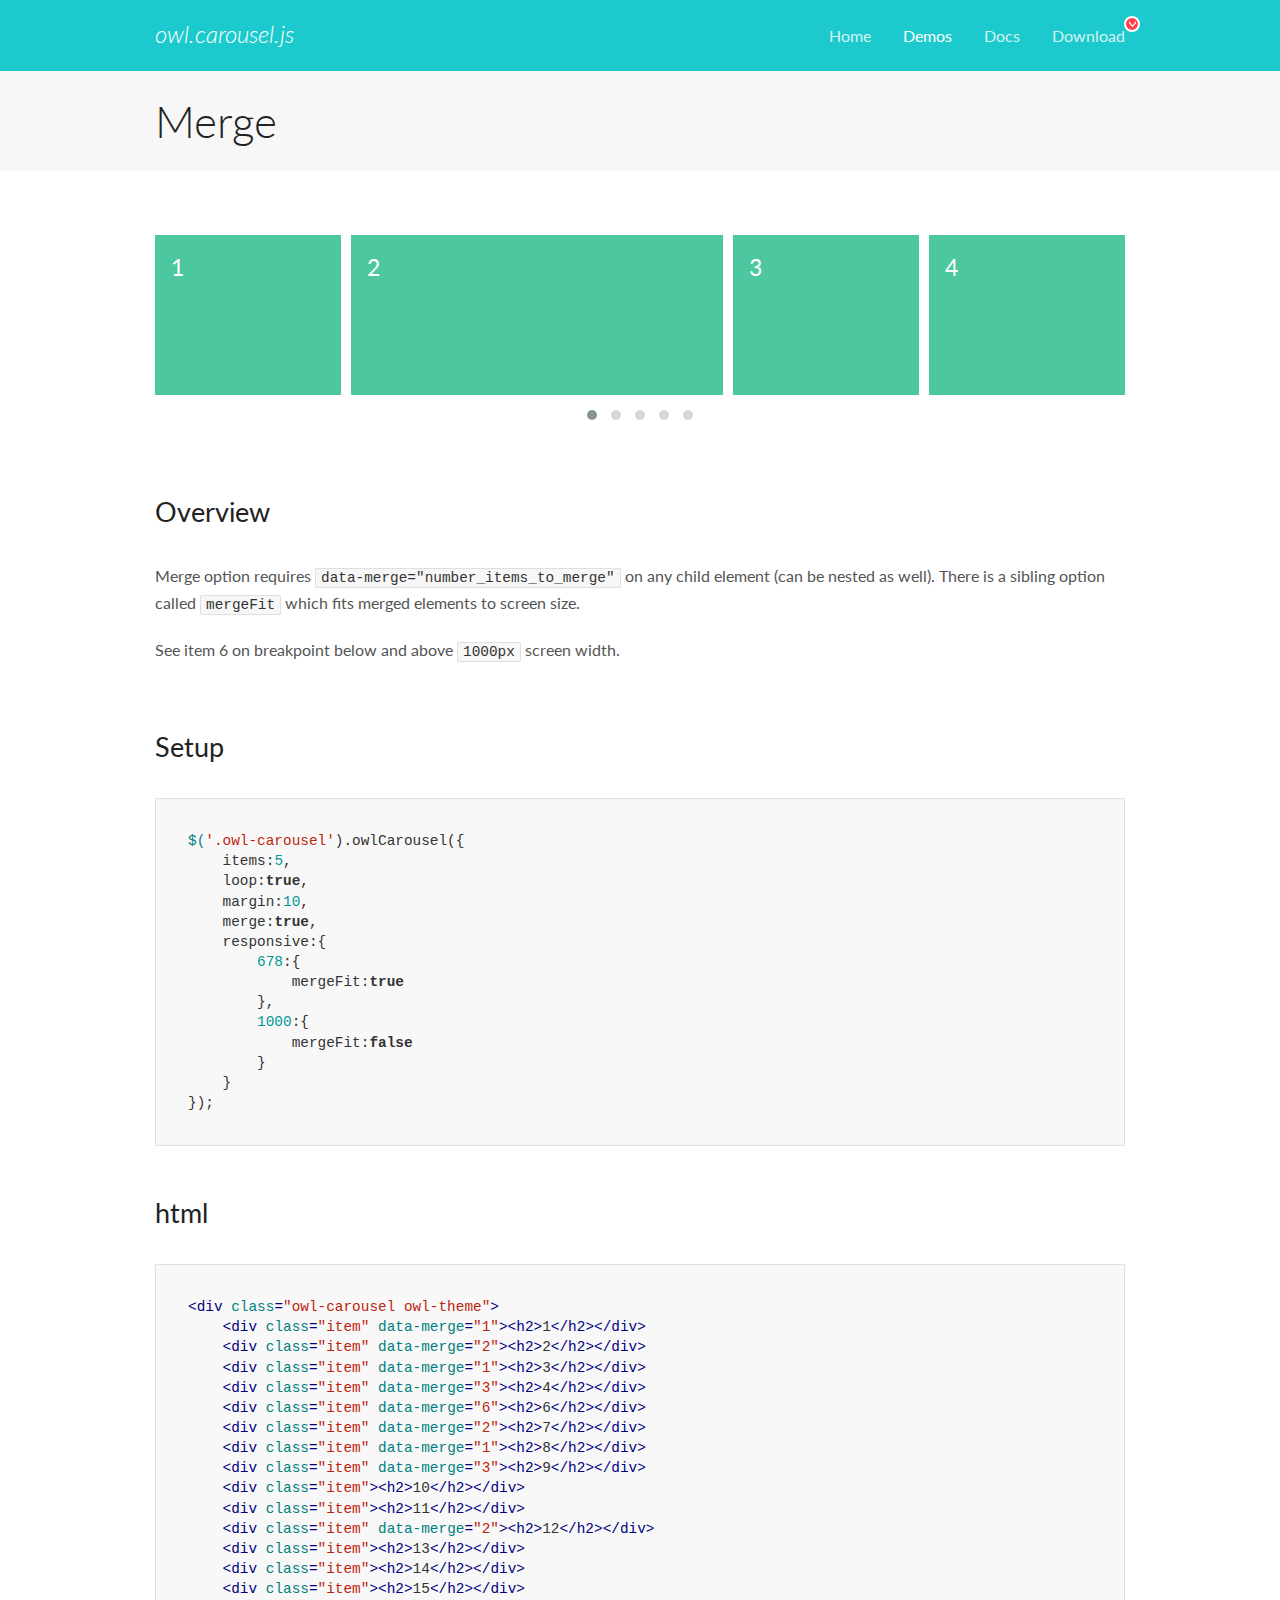
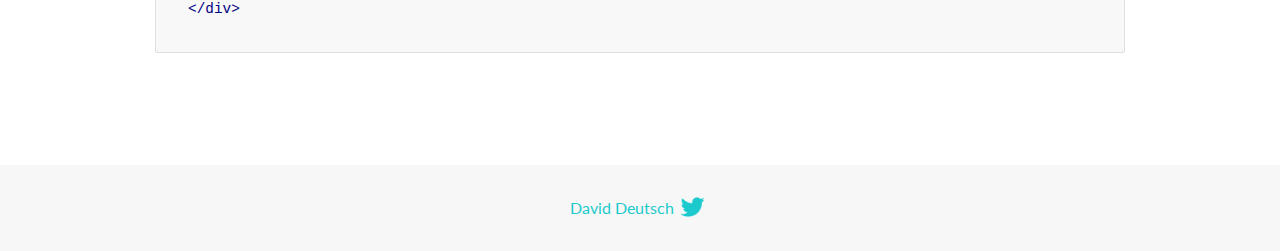
<file: lib/owlCarousel/docs/demos/merge.html>
<!DOCTYPE html>
<html lang="en">
  <head>

    <!-- head -->
    <meta charset="utf-8">
    <meta name="msapplication-tap-highlight" content="no" />
    <meta name="viewport" content="width=device-width, initial-scale=1.0" />
    <meta name="description" content="Merge Items">
    <meta name="author" content="David Deutsch">
    <title>
      Merge Demo | Owl Carousel | 2.3.4
    </title>

    <!-- Stylesheets -->
    <link href='https://fonts.googleapis.com/css?family=Lato:300,400,700,400italic,300italic' rel='stylesheet' type='text/css'>
    <link rel="stylesheet" href="../assets/css/docs.theme.min.css">

    <!-- Owl Stylesheets -->
    <link rel="stylesheet" href="../assets/owlcarousel/assets/owl.carousel.min.css">
    <link rel="stylesheet" href="../assets/owlcarousel/assets/owl.theme.default.min.css">

    <!-- HTML5 shim and Respond.js IE8 support of HTML5 elements and media queries -->

    <!--[if lt IE 9]>
      <script src="https://oss.maxcdn.com/libs/html5shiv/3.7.0/html5shiv.js"></script>
      <script src="https://oss.maxcdn.com/libs/respond.js/1.3.0/respond.min.js"></script>
    <![endif]-->

    <!-- Favicons -->
    <link rel="apple-touch-icon-precomposed" sizes="144x144" href="../assets/ico/apple-touch-icon-144-precomposed.png">
    <link rel="shortcut icon" href="../assets/ico/favicon.png">
    <link rel="shortcut icon" href="favicon.ico">

    <!-- Yeah i know js should not be in header. Its required for demos.-->

    <!-- javascript -->
    <script src="../assets/vendors/jquery.min.js"></script>
    <script src="../assets/owlcarousel/owl.carousel.js"></script>
  </head>
  <body>

    <!-- header -->
    <header class="header">
      <div class="row">
        <div class="large-12 columns">
          <div class="brand left">
            <h3>
              <a href="/OwlCarousel2/">owl.carousel.js</a> 
            </h3>
          </div>
          <a id="toggle-nav" class="right">
            <span></span> <span></span> <span></span> 
          </a> 
          <div class="nav-bar">
            <ul class="clearfix">
              <li> <a href="/OwlCarousel2/index.html">Home</a>  </li>
              <li class="active">
                <a href="/OwlCarousel2/demos/demos.html">Demos</a> 
              </li>
              <li> <a href="/OwlCarousel2/docs/started-welcome.html">Docs</a>  </li>
              <li>
                <a href="https://github.com/OwlCarousel2/OwlCarousel2/archive/2.3.4.zip">Download</a> 
                <span class="download"></span> 
              </li>
            </ul>
          </div>
        </div>
      </div>
    </header>

    <!-- title -->
    <section class="title">
      <div class="row">
        <div class="large-12 columns">
          <h1>Merge</h1>
        </div>
      </div>
    </section>

    <!--  Demos -->
    <section id="demos">
      <div class="row">
        <div class="large-12 columns">
          <div class="owl-carousel owl-theme">
            <div class="item" data-merge="1">
              <h4>1</h4>
            </div>
            <div class="item" data-merge="2">
              <h4>2</h4>
            </div>
            <div class="item" data-merge="1">
              <h4>3</h4>
            </div>
            <div class="item" data-merge="3">
              <h4>4</h4>
            </div>
            <div class="item" data-merge="6">
              <h4>6</h4>
            </div>
            <div class="item" data-merge="2">
              <h4>7</h4>
            </div>
            <div class="item" data-merge="1">
              <h4>8</h4>
            </div>
            <div class="item" data-merge="3">
              <h4>9</h4>
            </div>
            <div class="item">
              <h4>10</h4>
            </div>
            <div class="item">
              <h4>11</h4>
            </div>
            <div class="item" data-merge="2">
              <h4>12</h4>
            </div>
            <div class="item">
              <h4>13</h4>
            </div>
            <div class="item">
              <h4>14</h4>
            </div>
            <div class="item">
              <h4>15</h4>
            </div>
          </div>
          <h3 id="overview">Overview</h3>
          <p>Merge option requires <code>data-merge=&quot;number_items_to_merge&quot;</code> on any child element (can be nested as well). There is a sibling option called <code>mergeFit</code> which fits merged elements to screen size. </p>
          <p>See item 6 on breakpoint below and above <code>1000px</code> screen width.</p>
          <h3 id="setup">Setup</h3>
          <pre><code>$(&#39;.owl-carousel&#39;).owlCarousel({
    items:5,
    loop:true,
    margin:10,
    merge:true,
    responsive:{
        678:{
            mergeFit:true
        },
        1000:{
            mergeFit:false
        }
    }
});</code></pre>
          <h3 id="html">html</h3>
          <pre><code>&lt;div class=&quot;owl-carousel owl-theme&quot;&gt;
    &lt;div class=&quot;item&quot; data-merge=&quot;1&quot;&gt;&lt;h2&gt;1&lt;/h2&gt;&lt;/div&gt;
    &lt;div class=&quot;item&quot; data-merge=&quot;2&quot;&gt;&lt;h2&gt;2&lt;/h2&gt;&lt;/div&gt;
    &lt;div class=&quot;item&quot; data-merge=&quot;1&quot;&gt;&lt;h2&gt;3&lt;/h2&gt;&lt;/div&gt;
    &lt;div class=&quot;item&quot; data-merge=&quot;3&quot;&gt;&lt;h2&gt;4&lt;/h2&gt;&lt;/div&gt;
    &lt;div class=&quot;item&quot; data-merge=&quot;6&quot;&gt;&lt;h2&gt;6&lt;/h2&gt;&lt;/div&gt;
    &lt;div class=&quot;item&quot; data-merge=&quot;2&quot;&gt;&lt;h2&gt;7&lt;/h2&gt;&lt;/div&gt;
    &lt;div class=&quot;item&quot; data-merge=&quot;1&quot;&gt;&lt;h2&gt;8&lt;/h2&gt;&lt;/div&gt;
    &lt;div class=&quot;item&quot; data-merge=&quot;3&quot;&gt;&lt;h2&gt;9&lt;/h2&gt;&lt;/div&gt;
    &lt;div class=&quot;item&quot;&gt;&lt;h2&gt;10&lt;/h2&gt;&lt;/div&gt;
    &lt;div class=&quot;item&quot;&gt;&lt;h2&gt;11&lt;/h2&gt;&lt;/div&gt;
    &lt;div class=&quot;item&quot; data-merge=&quot;2&quot;&gt;&lt;h2&gt;12&lt;/h2&gt;&lt;/div&gt;
    &lt;div class=&quot;item&quot;&gt;&lt;h2&gt;13&lt;/h2&gt;&lt;/div&gt;
    &lt;div class=&quot;item&quot;&gt;&lt;h2&gt;14&lt;/h2&gt;&lt;/div&gt;
    &lt;div class=&quot;item&quot;&gt;&lt;h2&gt;15&lt;/h2&gt;&lt;/div&gt;
&lt;/div&gt;</code></pre>
          <script>
            $(document).ready(function() {
              $('.owl-carousel').owlCarousel({
                items: 5,
                loop: true,
                margin: 10,
                merge: true,
                responsive: {
                  678: {
                    mergeFit: true
                  },
                  1000: {
                    mergeFit: false
                  }
                }
              });
            })
          </script>
        </div>
      </div>
    </section>

    <!-- footer -->
    <footer class="footer">
      <div class="row">
        <div class="large-12 columns">
          <h5>
            <a href="/OwlCarousel2/docs/support-contact.html">David Deutsch</a> 
            <a id="custom-tweet-button" href="https://twitter.com/share?url=https://github.com/OwlCarousel2/OwlCarousel2&text=Owl Carousel - This is so awesome! " target="_blank"></a> 
          </h5>
        </div>
      </div>
    </footer>

    <!-- vendors -->
    <script src="../assets/vendors/highlight.js"></script>
    <script src="../assets/js/app.js"></script>
  </body>
</html>
</file>
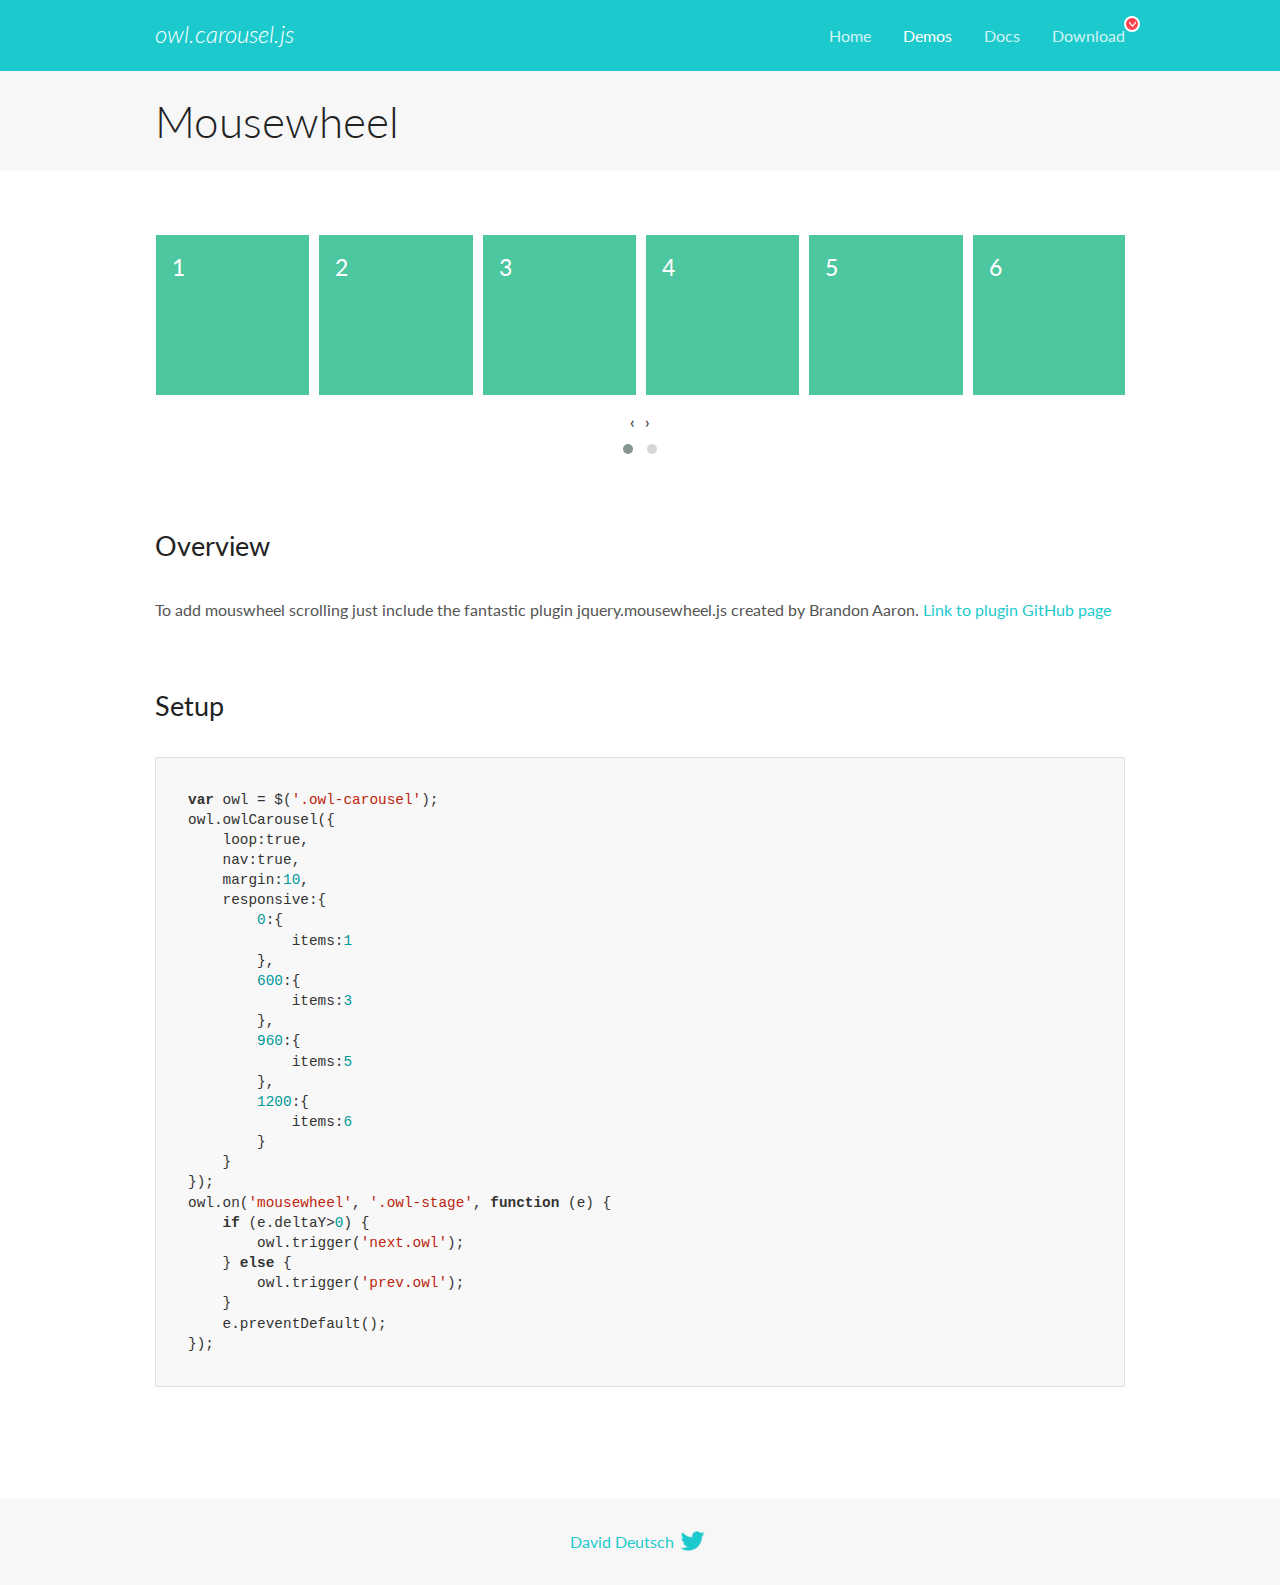
<file: lib/owlCarousel/docs/demos/mousewheel.html>
<!DOCTYPE html>
<html lang="en">
  <head>

    <!-- head -->
    <meta charset="utf-8">
    <meta name="msapplication-tap-highlight" content="no" />
    <meta name="viewport" content="width=device-width, initial-scale=1.0" />
    <meta name="description" content="Mousewheel usage demo">
    <meta name="author" content="David Deutsch">
    <title>
      Mousewheel Demo | Owl Carousel | 2.3.4
    </title>

    <!-- Stylesheets -->
    <link href='https://fonts.googleapis.com/css?family=Lato:300,400,700,400italic,300italic' rel='stylesheet' type='text/css'>
    <link rel="stylesheet" href="../assets/css/docs.theme.min.css">

    <!-- Owl Stylesheets -->
    <link rel="stylesheet" href="../assets/owlcarousel/assets/owl.carousel.min.css">
    <link rel="stylesheet" href="../assets/owlcarousel/assets/owl.theme.default.min.css">

    <!-- HTML5 shim and Respond.js IE8 support of HTML5 elements and media queries -->

    <!--[if lt IE 9]>
      <script src="https://oss.maxcdn.com/libs/html5shiv/3.7.0/html5shiv.js"></script>
      <script src="https://oss.maxcdn.com/libs/respond.js/1.3.0/respond.min.js"></script>
    <![endif]-->

    <!-- Favicons -->
    <link rel="apple-touch-icon-precomposed" sizes="144x144" href="../assets/ico/apple-touch-icon-144-precomposed.png">
    <link rel="shortcut icon" href="../assets/ico/favicon.png">
    <link rel="shortcut icon" href="favicon.ico">

    <!-- Yeah i know js should not be in header. Its required for demos.-->

    <!-- javascript -->
    <script src="../assets/vendors/jquery.min.js"></script>
    <script src="../assets/owlcarousel/owl.carousel.js"></script>
  </head>
  <body>

    <!-- header -->
    <header class="header">
      <div class="row">
        <div class="large-12 columns">
          <div class="brand left">
            <h3>
              <a href="/OwlCarousel2/">owl.carousel.js</a> 
            </h3>
          </div>
          <a id="toggle-nav" class="right">
            <span></span> <span></span> <span></span> 
          </a> 
          <div class="nav-bar">
            <ul class="clearfix">
              <li> <a href="/OwlCarousel2/index.html">Home</a>  </li>
              <li class="active">
                <a href="/OwlCarousel2/demos/demos.html">Demos</a> 
              </li>
              <li> <a href="/OwlCarousel2/docs/started-welcome.html">Docs</a>  </li>
              <li>
                <a href="https://github.com/OwlCarousel2/OwlCarousel2/archive/2.3.4.zip">Download</a> 
                <span class="download"></span> 
              </li>
            </ul>
          </div>
        </div>
      </div>
    </header>

    <!-- title -->
    <section class="title">
      <div class="row">
        <div class="large-12 columns">
          <h1>Mousewheel</h1>
        </div>
      </div>
    </section>

    <!--  Demos -->
    <section id="demos">
      <div class="row">
        <div class="large-12 columns">
          <div class="owl-carousel owl-theme">
            <div class="item">
              <h4>1</h4>
            </div>
            <div class="item">
              <h4>2</h4>
            </div>
            <div class="item">
              <h4>3</h4>
            </div>
            <div class="item">
              <h4>4</h4>
            </div>
            <div class="item">
              <h4>5</h4>
            </div>
            <div class="item">
              <h4>6</h4>
            </div>
            <div class="item">
              <h4>7</h4>
            </div>
            <div class="item">
              <h4>8</h4>
            </div>
            <div class="item">
              <h4>9</h4>
            </div>
            <div class="item">
              <h4>10</h4>
            </div>
            <div class="item">
              <h4>11</h4>
            </div>
            <div class="item">
              <h4>12</h4>
            </div>
          </div>
          <h3 id="overview">Overview</h3>
          <p>To add mouswheel scrolling just include the fantastic plugin jquery.mousewheel.js created by Brandon Aaron.
            <a href="https://github.com/brandonaaron/jquery-mousewheel">Link to plugin GitHub page</a> 
          </p>
          <h3 id="setup">Setup</h3>
          <pre><code>var owl = $(&#39;.owl-carousel&#39;);
owl.owlCarousel({
    loop:true,
    nav:true,
    margin:10,
    responsive:{
        0:{
            items:1
        },
        600:{
            items:3
        },            
        960:{
            items:5
        },
        1200:{
            items:6
        }
    }
});
owl.on(&#39;mousewheel&#39;, &#39;.owl-stage&#39;, function (e) {
    if (e.deltaY&gt;0) {
        owl.trigger(&#39;next.owl&#39;);
    } else {
        owl.trigger(&#39;prev.owl&#39;);
    }
    e.preventDefault();
});</code></pre>
          <script src="../assets/vendors/jquery.mousewheel.min.js"></script>
          <script>
            $(document).ready(function() {
              var owl = $('.owl-carousel');
              owl.owlCarousel({
                loop: true,
                nav: true,
                margin: 10,
                responsive: {
                  0: {
                    items: 1
                  },
                  600: {
                    items: 3
                  },
                  960: {
                    items: 5
                  },
                  1200: {
                    items: 6
                  }
                }
              });
              owl.on('mousewheel', '.owl-stage', function(e) {
                if (e.deltaY > 0) {
                  owl.trigger('next.owl');
                } else {
                  owl.trigger('prev.owl');
                }
                e.preventDefault();
              });
            })
          </script>
        </div>
      </div>
    </section>

    <!-- footer -->
    <footer class="footer">
      <div class="row">
        <div class="large-12 columns">
          <h5>
            <a href="/OwlCarousel2/docs/support-contact.html">David Deutsch</a> 
            <a id="custom-tweet-button" href="https://twitter.com/share?url=https://github.com/OwlCarousel2/OwlCarousel2&text=Owl Carousel - This is so awesome! " target="_blank"></a> 
          </h5>
        </div>
      </div>
    </footer>

    <!-- vendors -->
    <script src="../assets/vendors/highlight.js"></script>
    <script src="../assets/js/app.js"></script>
  </body>
</html>
</file>
